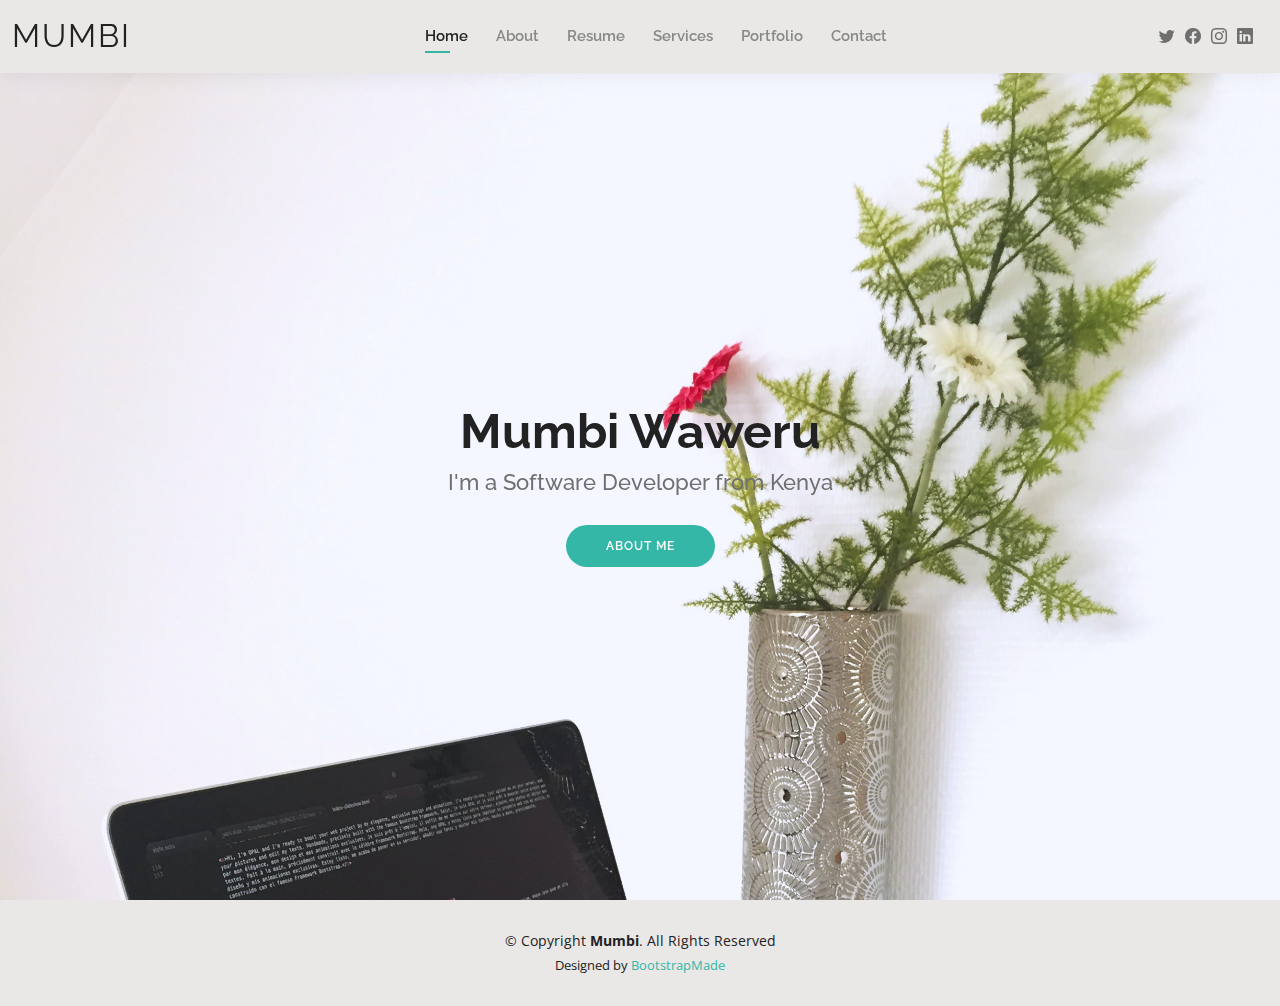
<file: index.html>
<!DOCTYPE html>
<html lang="en">

<head>
  <meta charset="utf-8">
  <meta content="width=device-width, initial-scale=1.0" name="viewport">

  <title>Mumbi Bootstrap Template - Index</title>
  <meta content="" name="description">
  <meta content="" name="keywords">

  <!-- Favicons -->
  <link href="assets/img/favicon.png" rel="icon">
  <link href="assets/img/apple-touch-icon.png" rel="apple-touch-icon">

  <!-- Google Fonts -->
  <link href="https://fonts.googleapis.com/css?family=Open+Sans:300,300i,400,400i,600,600i,700,700i|Raleway:300,300i,400,400i,500,500i,600,600i,700,700i|Poppins:300,300i,400,400i,500,500i,600,600i,700,700i" rel="stylesheet">

  <!-- Vendor CSS Files -->
  <link href="assets/vendor/aos/aos.css" rel="stylesheet">
  <link href="assets/vendor/bootstrap/css/bootstrap.min.css" rel="stylesheet">
  <link href="assets/vendor/bootstrap-icons/bootstrap-icons.css" rel="stylesheet">
  <link href="assets/vendor/boxicons/css/boxicons.min.css" rel="stylesheet">
  <link href="assets/vendor/glightbox/css/glightbox.min.css" rel="stylesheet">
  <link href="assets/vendor/swiper/swiper-bundle.min.css" rel="stylesheet">

  <!-- Template Main CSS File -->
  <link href="assets/css/style.css" rel="stylesheet">

  <!-- =======================================================
  * Template Name: Mumbi
  * Updated: May 30 2023 with Bootstrap v5.3.0
  * Template URL: https://bootstrapmade.com/mumbi-free-bootstrap-cv-resume-html-template/
  * Author: BootstrapMade.com
  * License: https://bootstrapmade.com/license/
  ======================================================== -->
</head>

<body>

  <!-- ======= Header ======= -->
  <header id="header" class="fixed-top">
    <div class="container-fluid d-flex justify-content-between align-items-center">

      <h1 class="logo me-auto me-lg-0"><a href="index.html">Mumbi</a></h1>
      <!-- Uncomment below if you prefer to use an image logo -->
      <!-- <a href="index.html" class="logo"><img src="assets/img/logo.png" alt="" class="img-fluid"></a>-->

      <nav id="navbar" class="navbar order-last order-lg-0">
        <ul>
          <li><a class="active" href="index.html">Home</a></li>
          <li><a href="about.html">About</a></li>
          <li><a href="resume.html">Resume</a></li>
          <li><a href="services.html">Services</a></li>
          <li><a href="portfolio.html">Portfolio</a></li>
          <li><a href="contact.html">Contact</a></li>
        </ul>
        <i class="bi bi-list mobile-nav-toggle"></i>
      </nav><!-- .navbar -->

      <div class="header-social-links">
        <a href="#" class="twitter"><i class="bi bi-twitter"></i></a>
        <a href="#" class="facebook"><i class="bi bi-facebook"></i></a>
        <a href="#" class="instagram"><i class="bi bi-instagram"></i></a>
        <a href="#" class="linkedin"><i class="bi bi-linkedin"></i></i></a>
      </div>

    </div>

  </header><!-- End Header -->

  <!-- ======= Hero Section ======= -->
  <section id="hero" class="d-flex align-items-center">
    <div class="container d-flex flex-column align-items-center" data-aos="zoom-in" data-aos-delay="100">
      <h1>Mumbi Waweru</h1>
      <h2>I'm a Software Developer from Kenya</h2>
      <a href="about.html" class="btn-about">About Me</a>
    </div>
  </section><!-- End Hero -->

  <!-- ======= Footer ======= -->
  <footer id="footer">
    <div class="container">
      <div class="copyright">
        &copy; Copyright <strong><span>Mumbi</span></strong>. All Rights Reserved
      </div>
      <div class="credits">
        <!-- All the links in the footer should remain intact. -->
        <!-- You can delete the links only if you purchased the pro version. -->
        <!-- Licensing information: https://bootstrapmade.com/license/ -->
        <!-- Purchase the pro version with working PHP/AJAX contact form: https://bootstrapmade.com/mumbi-free-bootstrap-cv-resume-html-template/ -->
        Designed by <a href="https://bootstrapmade.com/">BootstrapMade</a>
      </div>
    </div>
  </footer><!-- End  Footer -->

  <div id="preloader"></div>
  <a href="#" class="back-to-top d-flex align-items-center justify-content-center"><i class="bi bi-arrow-up-short"></i></a>

  <!-- Vendor JS Files -->
  <script src="assets/vendor/purecounter/purecounter_vanilla.js"></script>
  <script src="assets/vendor/aos/aos.js"></script>
  <script src="assets/vendor/bootstrap/js/bootstrap.bundle.min.js"></script>
  <script src="assets/vendor/glightbox/js/glightbox.min.js"></script>
  <script src="assets/vendor/isotope-layout/isotope.pkgd.min.js"></script>
  <script src="assets/vendor/swiper/swiper-bundle.min.js"></script>
  <script src="assets/vendor/waypoints/noframework.waypoints.js"></script>
  <script src="assets/vendor/php-email-form/validate.js"></script>

  <!-- Template Main JS File -->
  <script src="assets/js/main.js"></script>

</body>

</html>
</file>
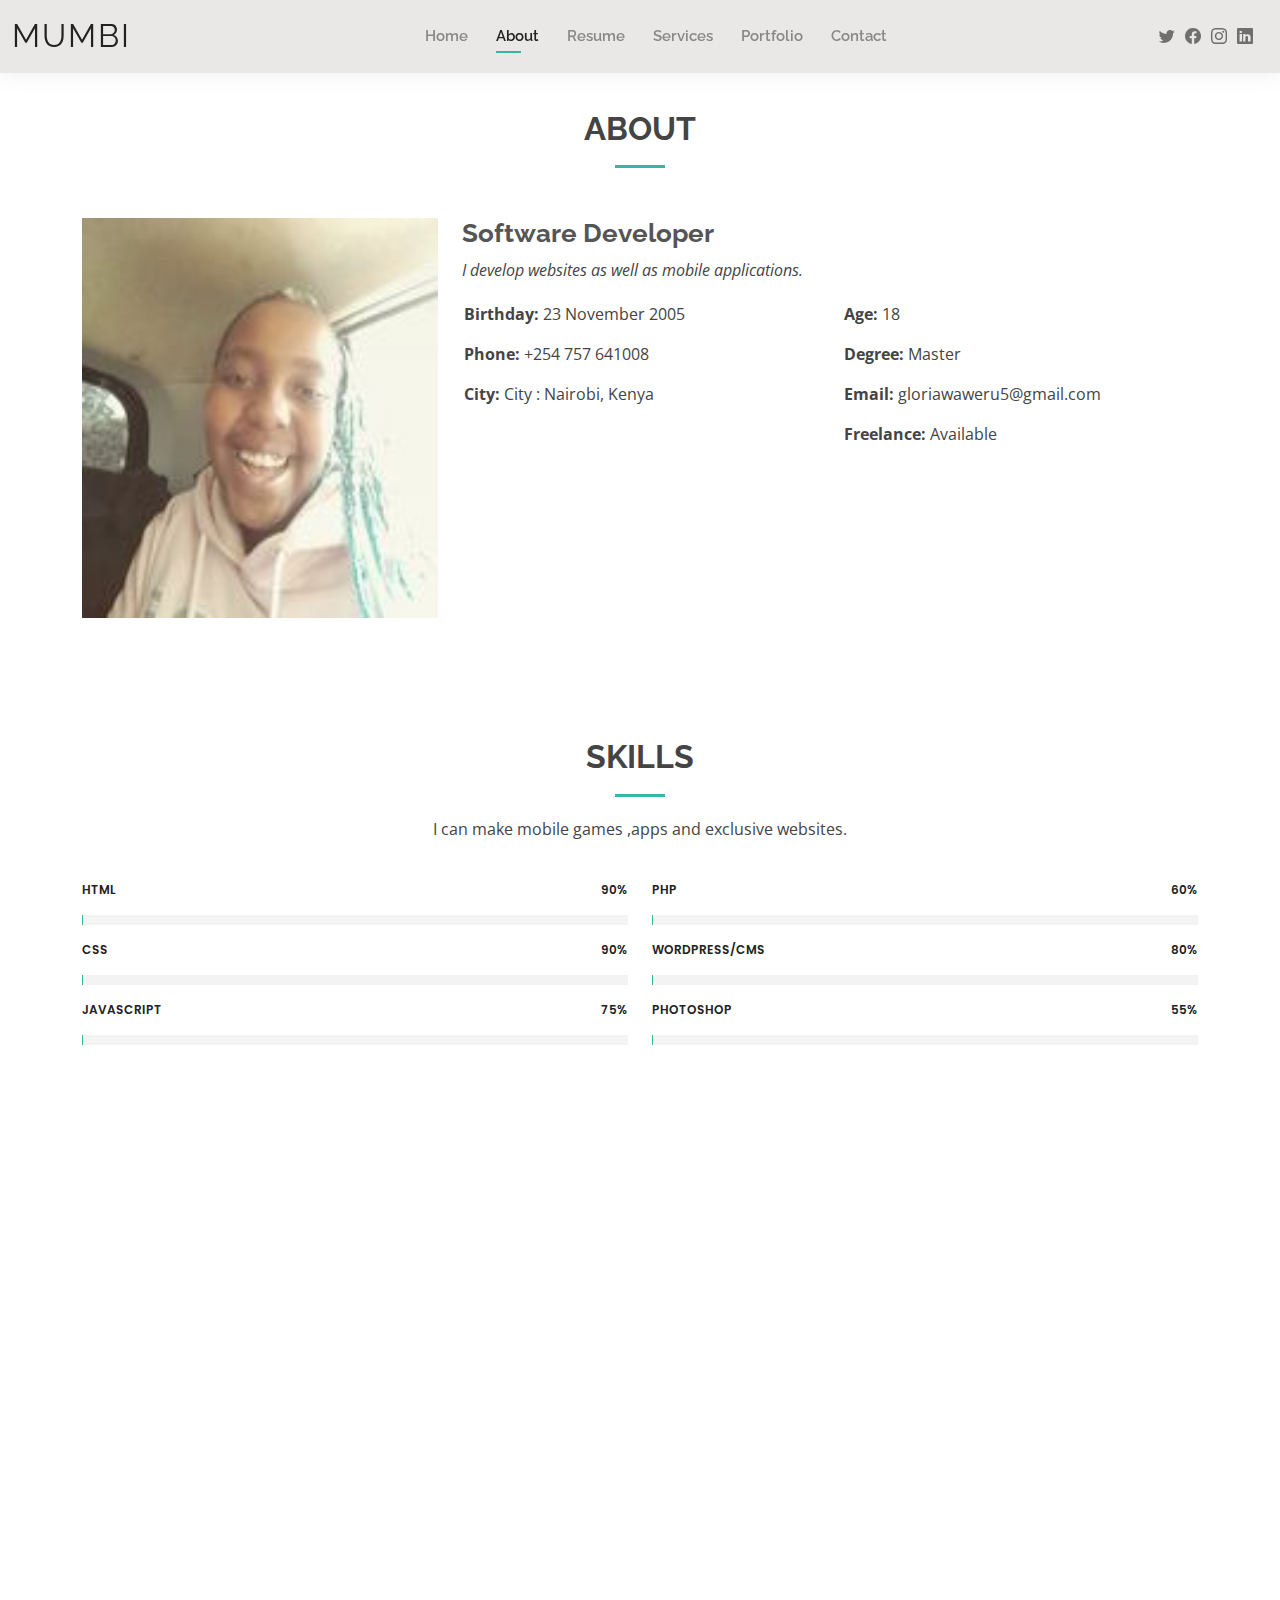
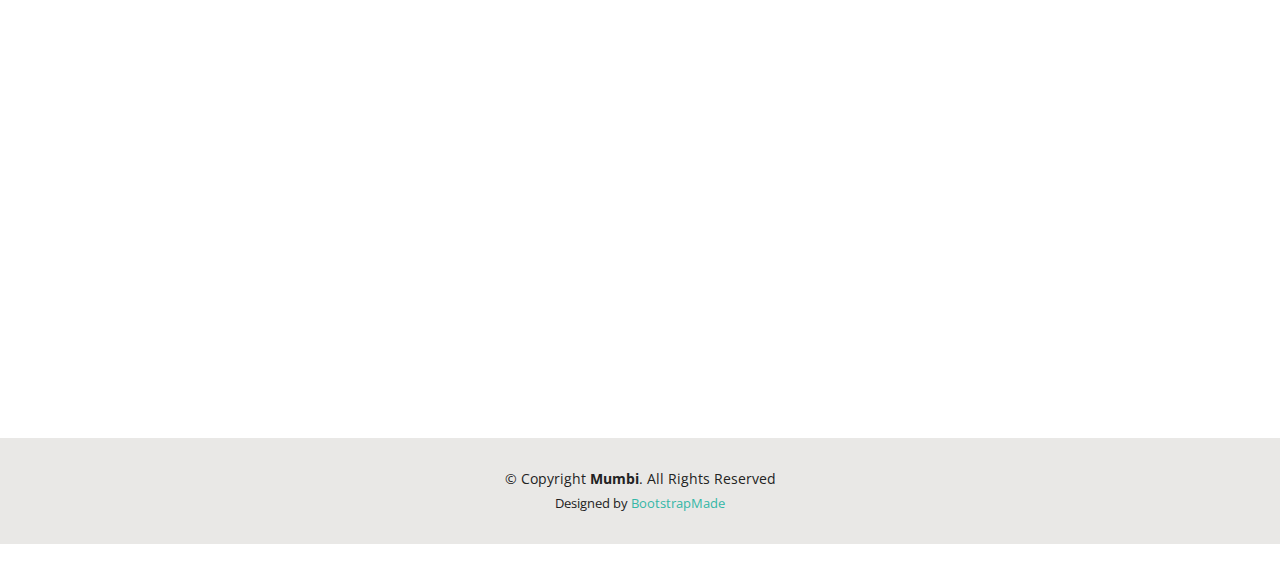
<file: about.html>
<!DOCTYPE html>
<html lang="en">

<head>
  <meta charset="utf-8">
  <meta content="width=device-width, initial-scale=1.0" name="viewport">

  <title>About - Mumbi Bootstrap Template</title>
  <meta content="" name="description">
  <meta content="" name="keywords">

  <!-- Favicons -->
  <link href="assets/img/favicon.png" rel="icon">
  <link href="assets/img/apple-touch-icon.png" rel="apple-touch-icon">

  <!-- Google Fonts -->
  <link href="https://fonts.googleapis.com/css?family=Open+Sans:300,300i,400,400i,600,600i,700,700i|Raleway:300,300i,400,400i,500,500i,600,600i,700,700i|Poppins:300,300i,400,400i,500,500i,600,600i,700,700i" rel="stylesheet">

  <!-- Vendor CSS Files -->
  <link href="assets/vendor/aos/aos.css" rel="stylesheet">
  <link href="assets/vendor/bootstrap/css/bootstrap.min.css" rel="stylesheet">
  <link href="assets/vendor/bootstrap-icons/bootstrap-icons.css" rel="stylesheet">
  <link href="assets/vendor/boxicons/css/boxicons.min.css" rel="stylesheet">
  <link href="assets/vendor/glightbox/css/glightbox.min.css" rel="stylesheet">
  <link href="assets/vendor/swiper/swiper-bundle.min.css" rel="stylesheet">

  <!-- Template Main CSS File -->
  <link href="assets/css/style.css" rel="stylesheet">

  <!-- =======================================================
  * Template Name: Mumbi
  * Updated: May 30 2023 with Bootstrap v5.3.0
  * Template URL: https://bootstrapmade.com/kelly-free-bootstrap-cv-resume-html-template/
  * Author: BootstrapMade.com
  * License: https://bootstrapmade.com/license/
  ======================================================== -->
</head>

<body>

  <!-- ======= Header ======= -->
  <header id="header" class="fixed-top">
    <div class="container-fluid d-flex justify-content-between align-items-center">

      <h1 class="logo me-auto me-lg-0"><a href="index.html">Mumbi</a></h1>
      <!-- Uncomment below if you prefer to use an image logo -->
      <!-- <a href="index.html" class="logo"><img src="assets/img/logo.png" alt="" class="img-fluid"></a>-->

      <nav id="navbar" class="navbar order-last order-lg-0">
        <ul>
          <li><a href="index.html">Home</a></li>
          <li><a class="active" href="about.html">About</a></li>
          <li><a href="resume.html">Resume</a></li>
          <li><a href="services.html">Services</a></li>
          <li><a href="portfolio.html">Portfolio</a></li>
          <li><a href="contact.html">Contact</a></li>
        </ul>
        <i class="bi bi-list mobile-nav-toggle"></i>
      </nav><!-- .navbar -->

      <div class="header-social-links">
        <a href="#" class="twitter"><i class="bi bi-twitter"></i></a>
        <a href="#" class="facebook"><i class="bi bi-facebook"></i></a>
        <a href="#" class="instagram"><i class="bi bi-instagram"></i></a>
        <a href="#" class="linkedin"><i class="bi bi-linkedin"></i></i></a>
      </div>

    </div>

  </header><!-- End Header -->

  <main id="main">

    <!-- ======= About Section ======= -->
    <section id="about" class="about">
      <div class="container" data-aos="fade-up">

        <div class="section-title">
          <h2>About</h2>
        </div>

        <div class="row">
          <div class="col-lg-4">
            <img src="assets/img/profile.jpg" class="img-fluid" alt="" style="width: 400px; height: 400px;">
          </div>
          <div class="col-lg-8 pt-4 pt-lg-0 content">
            <h3>Software Developer</h3>
            <p class="fst-italic">
             I develop websites as well as mobile applications.
            </p>
            <div class="row">
              <div class="col-lg-6">
                <ul>
                  <li><i class="bi bi-rounded-right"></i> <strong>Birthday:</strong> 23 November 2005</li>
                  <li><i class="bi bi-rounded-right"></i> <strong>Phone:</strong> +254 757 641008</li>
                  <li><i class="bi bi-rounded-right"></i> <strong>City:</strong> City : Nairobi, Kenya</li>
                </ul>
              </div>
              <div class="col-lg-6">
                <ul>
                  <li><i class="bi bi-rounded-right"></i> <strong>Age:</strong> 18</li>
                  <li><i class="bi bi-rounded-right"></i> <strong>Degree:</strong> Master</li>
                  <li><i class="bi bi-rounded-right"></i> <strong>Email:</strong> gloriawaweru5@gmail.com</li>
                  <li><i class="bi bi-rounded-right"></i> <strong>Freelance:</strong> Available</li>
                </ul>
              </div>
            </div>
          </div>
        </div>

      </div>
    </section><!-- End About Section -->

    <!-- ======= Skills Section ======= -->
    <section id="skills" class="skills">
      <div class="container" data-aos="fade-up">

        <div class="section-title">
          <h2>Skills</h2>
          <p>I can make mobile games ,apps and exclusive websites. </p>
        </div>

        <div class="row skills-content">

          <div class="col-lg-6">

            <div class="progress">
              <span class="skill">HTML <i class="val">90%</i></span>
              <div class="progress-bar-wrap">
                <div class="progress-bar" role="progressbar" aria-valuenow="90" aria-valuemin="0" aria-valuemax="100"></div>
              </div>
            </div>

            <div class="progress">
              <span class="skill">CSS <i class="val">90%</i></span>
              <div class="progress-bar-wrap">
                <div class="progress-bar" role="progressbar" aria-valuenow="90" aria-valuemin="0" aria-valuemax="100"></div>
              </div>
            </div>

            <div class="progress">
              <span class="skill">JavaScript <i class="val">75%</i></span>
              <div class="progress-bar-wrap">
                <div class="progress-bar" role="progressbar" aria-valuenow="75" aria-valuemin="0" aria-valuemax="100"></div>
              </div>
            </div>

          </div>

          <div class="col-lg-6">

            <div class="progress">
              <span class="skill">PHP <i class="val">60%</i></span>
              <div class="progress-bar-wrap">
                <div class="progress-bar" role="progressbar" aria-valuenow="60" aria-valuemin="0" aria-valuemax="100"></div>
              </div>
            </div>

            <div class="progress">
              <span class="skill">WordPress/CMS <i class="val">80%</i></span>
              <div class="progress-bar-wrap">
                <div class="progress-bar" role="progressbar" aria-valuenow="80" aria-valuemin="0" aria-valuemax="100"></div>
              </div>
            </div>

            <div class="progress">
              <span class="skill">Photoshop <i class="val">55%</i></span>
              <div class="progress-bar-wrap">
                <div class="progress-bar" role="progressbar" aria-valuenow="55" aria-valuemin="0" aria-valuemax="100"></div>
              </div>
            </div>

          </div>

        </div>

      </div>
    </section><!-- End Skills Section -->

    <!-- ======= Facts Section ======= -->
    <section id="facts" class="facts">
      <div class="container" data-aos="fade-up">

        <div class="section-title">
          <h2>Facts</h2>
          <p>I'm focused and do my best to maintain a professional relationship with my client{s}.
             Also, very dedicated and passionate about what I do.
             I will work with the timelines allocated and provide the full experience.</p>
        </div>

        <div class="row counters">

          <div class="col-lg-3 col-6 text-center">
            <span data-purecounter-start="0" data-purecounter-end="0" data-purecounter-duration="1" class="purecounter"></span>
            <p>Clients</p>
          </div>

          <div class="col-lg-3 col-6 text-center">
            <span data-purecounter-start="0" data-purecounter-end="4" data-purecounter-duration="1" class="purecounter"></span>
            <p>Projects</p>
          </div>

          <div class="col-lg-3 col-6 text-center">
            <span data-purecounter-start="0" data-purecounter-end="70" data-purecounter-duration="1" class="purecounter"></span>
            <p>Hours Of Support</p>
          </div>

          <div class="col-lg-3 col-6 text-center">
            <span data-purecounter-start="0" data-purecounter-end="2" data-purecounter-duration="1" class="purecounter"></span>
            <p>Hard Workers</p>
          </div>

        </div>

      </div>
    </section><!-- End Facts Section -->

    <!-- ======= Testimonials Section ======= -->
    <section id="testimonials" class="testimonials">
      <div class="container" data-aos="fade-up">

        <div class="section-title">
          <h2>Testimonials</h2>
        </div>

        <div class="testimonials-slider swiper" data-aos="fade-up" data-aos-delay="100">
          <div class="swiper-wrapper">

            <div class="swiper-slide">
              <div class="testimonial-item">
                <img src="assets/img/testimonials/testimonials-1.jpg" class="testimonial-img" alt="">
                <h3>Ted </h3>
                <h4>Developer</h4>
                <p>
                  <i class="bx bxs-quote-alt-left quote-icon-left"></i>
                  <i class="bx bxs-quote-alt-right quote-icon-right"></i>
                </p>
              </div>
            </div><!-- End testimonial item -->

            <div class="swiper-slide">
              <div class="testimonial-item">
                <img src="assets/img/testimonials/testimonials-2.jpg" class="testimonial-img" alt="">
                <h3>John</h3>
                <h4>Marketer</h4>
                <p>
                  <i class="bx bxs-quote-alt-left quote-icon-left"></i>
                  Export tempor illum tamen malis malis eram quae irure esse labore quem cillum quid cillum eram malis quorum velit fore eram velit sunt aliqua noster fugiat irure amet legam anim culpa.
                  <i class="bx bxs-quote-alt-right quote-icon-right"></i>
                </p>
              </div>
            </div><!-- End testimonial item -->

            <div class="swiper-slide">
              <div class="testimonial-item">
                <img src="assets/img/testimonials/testimonials-3.jpg" class="testimonial-img" alt="">
                <h3>Jena Karlis</h3>
                <h4>Store Owner</h4>
                <p>
                  <i class="bx bxs-quote-alt-left quote-icon-left"></i>
                  Enim nisi quem export duis labore cillum quae magna enim sint quorum nulla quem veniam duis minim tempor labore quem eram duis noster aute amet eram fore quis sint minim.
                  <i class="bx bxs-quote-alt-right quote-icon-right"></i>
                </p>
              </div>
            </div><!-- End testimonial item -->

            <div class="swiper-slide">
              <div class="testimonial-item">
                <img src="assets/img/testimonials/testimonials-4.jpg" class="testimonial-img" alt="">
                <h3>Matt Brandon</h3>
                <h4>Freelancer</h4>
                <p>
                  <i class="bx bxs-quote-alt-left quote-icon-left"></i>
                  Fugiat enim eram quae cillum dolore dolor amet nulla culpa multos export minim fugiat minim velit minim dolor enim duis veniam ipsum anim magna sunt elit fore quem dolore labore illum veniam.
                  <i class="bx bxs-quote-alt-right quote-icon-right"></i>
                </p>
              </div>
            </div><!-- End testimonial item -->

            <div class="swiper-slide">
              <div class="testimonial-item">
                <img src="assets/img/testimonials/testimonials-5.jpg" class="testimonial-img" alt="">
                <h3>John Larson</h3>
                <h4>Entrepreneur</h4>
                <p>
                  <i class="bx bxs-quote-alt-left quote-icon-left"></i>
                  Quis quorum aliqua sint quem legam fore sunt eram irure aliqua veniam tempor noster veniam enim culpa labore duis sunt culpa nulla illum cillum fugiat legam esse veniam culpa fore nisi cillum quid.
                  <i class="bx bxs-quote-alt-right quote-icon-right"></i>
                </p>
              </div>
            </div><!-- End testimonial item -->

          </div>
          <div class="swiper-pagination"></div>
        </div>

      </div>
    </section><!-- End Testimonials Section -->

  </main><!-- End #main -->

  <!-- ======= Footer ======= -->
  <footer id="footer">
    <div class="container">
      <div class="copyright">
        &copy; Copyright <strong><span>Mumbi</span></strong>. All Rights Reserved
      </div>
      <div class="credits">
        <!-- All the links in the footer should remain intact. -->
        <!-- You can delete the links only if you purchased the pro version. -->
        <!-- Licensing information: https://bootstrapmade.com/license/ -->
        <!-- Purchase the pro version with working PHP/AJAX contact form: https://bootstrapmade.com/kelly-free-bootstrap-cv-resume-html-template/ -->
        Designed by <a href="https://bootstrapmade.com/">BootstrapMade</a>
      </div>
    </div>
  </footer><!-- End  Footer -->

  <div id="preloader"></div>
  <a href="#" class="back-to-top d-flex align-items-center justify-content-center"><i class="bi bi-arrow-up-short"></i></a>

  <!-- Vendor JS Files -->
  <script src="assets/vendor/purecounter/purecounter_vanilla.js"></script>
  <script src="assets/vendor/aos/aos.js"></script>
  <script src="assets/vendor/bootstrap/js/bootstrap.bundle.min.js"></script>
  <script src="assets/vendor/glightbox/js/glightbox.min.js"></script>
  <script src="assets/vendor/isotope-layout/isotope.pkgd.min.js"></script>
  <script src="assets/vendor/swiper/swiper-bundle.min.js"></script>
  <script src="assets/vendor/waypoints/noframework.waypoints.js"></script>
  <script src="assets/vendor/php-email-form/validate.js"></script>

  <!-- Template Main JS File -->
  <script src="assets/js/main.js"></script>

</body>

</html>
</file>
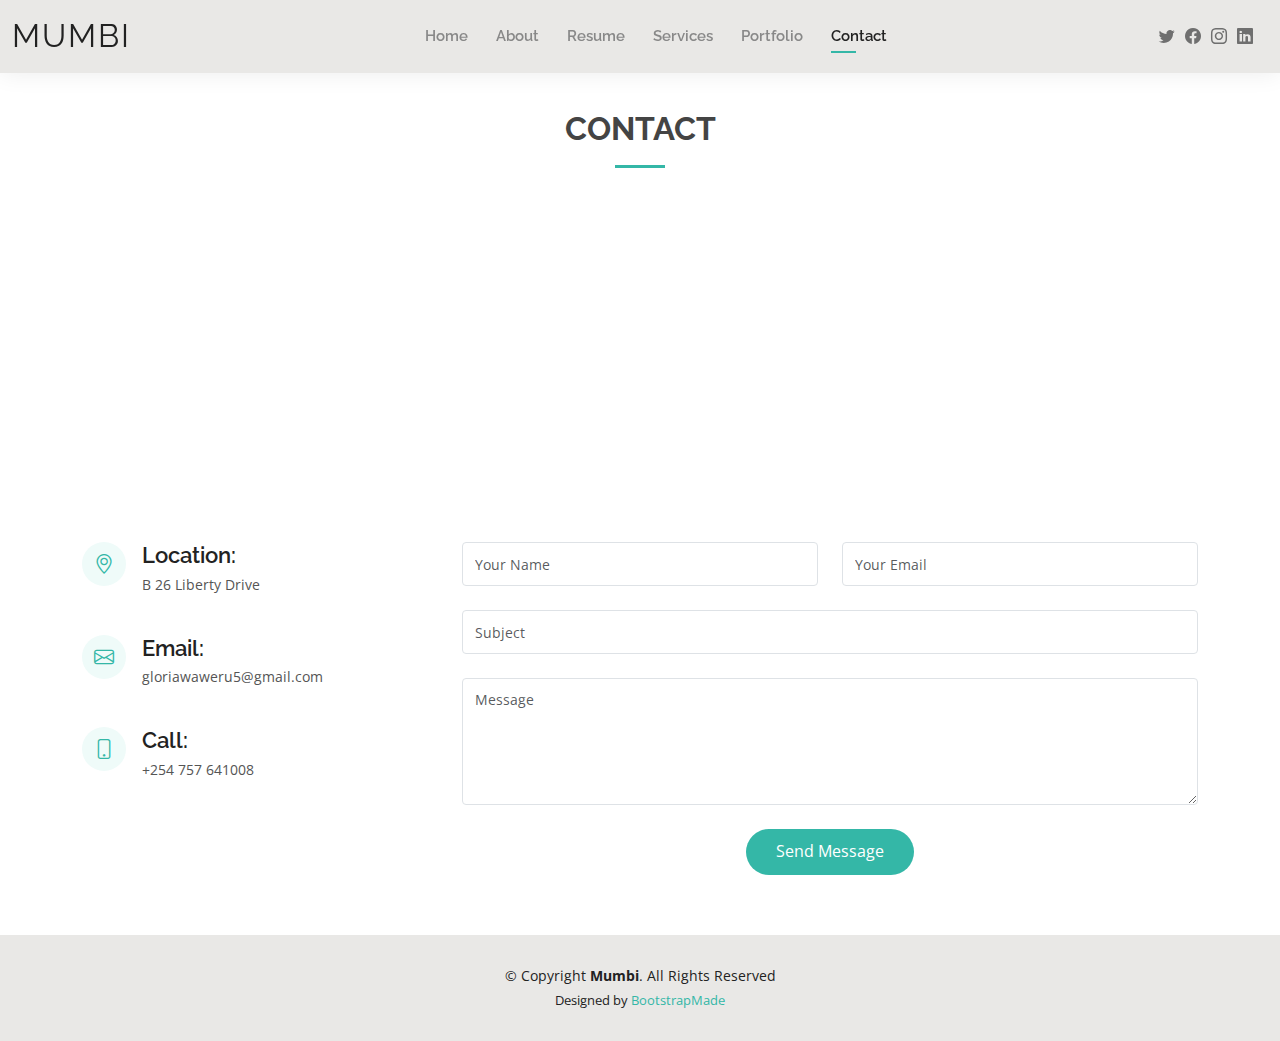
<file: contact.html>
<!DOCTYPE html>
<html lang="en">

<head>
  <meta charset="utf-8">
  <meta content="width=device-width, initial-scale=1.0" name="viewport">

  <title>Contact - Mumbi Bootstrap Template</title>
  <meta content="" name="description">
  <meta content="" name="keywords">

  <!-- Favicons -->
  <link href="assets/img/favicon.png" rel="icon">
  <link href="assets/img/apple-touch-icon.png" rel="apple-touch-icon">

  <!-- Google Fonts -->
  <link href="https://fonts.googleapis.com/css?family=Open+Sans:300,300i,400,400i,600,600i,700,700i|Raleway:300,300i,400,400i,500,500i,600,600i,700,700i|Poppins:300,300i,400,400i,500,500i,600,600i,700,700i" rel="stylesheet">

  <!-- Vendor CSS Files -->
  <link href="assets/vendor/aos/aos.css" rel="stylesheet">
  <link href="assets/vendor/bootstrap/css/bootstrap.min.css" rel="stylesheet">
  <link href="assets/vendor/bootstrap-icons/bootstrap-icons.css" rel="stylesheet">
  <link href="assets/vendor/boxicons/css/boxicons.min.css" rel="stylesheet">
  <link href="assets/vendor/glightbox/css/glightbox.min.css" rel="stylesheet">
  <link href="assets/vendor/swiper/swiper-bundle.min.css" rel="stylesheet">

  <!-- Template Main CSS File -->
  <link href="assets/css/style.css" rel="stylesheet">

  <!-- =======================================================
  * Template Name: Mumbi
  * Updated: May 30 2023 with Bootstrap v5.3.0
  * Template URL: https://bootstrapmade.com/mumbi-free-bootstrap-cv-resume-html-template/
  * Author: BootstrapMade.com
  * License: https://bootstrapmade.com/license/
  ======================================================== -->
</head>

<body>

  <!-- ======= Header ======= -->
  <header id="header" class="fixed-top">
    <div class="container-fluid d-flex justify-content-between align-items-center">

      <h1 class="logo me-auto me-lg-0"><a href="index.html">Mumbi</a></h1>
      <!-- Uncomment below if you prefer to use an image logo -->
      <!-- <a href="index.html" class="logo"><img src="assets/img/logo.png" alt="" class="img-fluid"></a>-->

      <nav id="navbar" class="navbar order-last order-lg-0">
        <ul>
          <li><a href="index.html">Home</a></li>
          <li><a href="about.html">About</a></li>
          <li><a href="resume.html">Resume</a></li>
          <li><a href="services.html">Services</a></li>
          <li><a href="portfolio.html">Portfolio</a></li>
          <li><a class="active" href="contact.html">Contact</a></li>
        </ul>
        <i class="bi bi-list mobile-nav-toggle"></i>
      </nav><!-- .navbar -->

      <div class="header-social-links">
        <a href="#" class="twitter"><i class="bi bi-twitter"></i></a>
        <a href="#" class="facebook"><i class="bi bi-facebook"></i></a>
        <a href="#" class="instagram"><i class="bi bi-instagram"></i></a>
        <a href="#" class="linkedin"><i class="bi bi-linkedin"></i></i></a>
      </div>

    </div>

  </header><!-- End Header -->

  <main id="main">

    <!-- ======= Contact Section ======= -->
    <section id="contact" class="contact">
      <div class="container" data-aos="fade-up">

        <div class="section-title">
          <h2>Contact</h2>
        </div>

        <div>
          <iframe style="border:0; width: 100%; height: 270px;" src="https://www.google.com/maps/embed?pb=!1m14!1m8!1m3!1d12097.433213460943!2d-74.0062269!3d40.7101282!3m2!1i1024!2i768!4f13.1!3m3!1m2!1s0x0%3A0xb89d1fe6bc499443!2sDowntown+Conference+Center!5e0!3m2!1smk!2sbg!4v1539943755621" frameborder="0" allowfullscreen></iframe>
        </div>

        <div class="row mt-5">

          <div class="col-lg-4">
            <div class="info">
              <div class="address">
                <i class="bi bi-geo-alt"></i>
                <h4>Location:</h4>
                <p>B 26 Liberty Drive</p>
              </div>

              <div class="email">
                <i class="bi bi-envelope"></i>
                <h4>Email:</h4>
                <p>gloriawaweru5@gmail.com</p>
              </div>

              <div class="phone">
                <i class="bi bi-phone"></i>
                <h4>Call:</h4>
                <p>+254 757 641008</p>
              </div>

            </div>

          </div>

          <div class="col-lg-8 mt-5 mt-lg-0">

            <form action="forms/contact.php" method="post" role="form" class="php-email-form">
              <div class="row">
                <div class="col-md-6 form-group">
                  <input type="text" name="name" class="form-control" id="name" placeholder="Your Name" required>
                </div>
                <div class="col-md-6 form-group mt-3 mt-md-0">
                  <input type="email" class="form-control" name="email" id="email" placeholder="Your Email" required>
                </div>
              </div>
              <div class="form-group mt-3">
                <input type="text" class="form-control" name="subject" id="subject" placeholder="Subject" required>
              </div>
              <div class="form-group mt-3">
                <textarea class="form-control" name="message" rows="5" placeholder="Message" required></textarea>
              </div>
              <div class="my-3">
                <div class="loading">Loading</div>
                <div class="error-message"></div>
                <div class="sent-message">Your message has been sent. Thank you!</div>
              </div>
              <div class="text-center"><button type="submit">Send Message</button></div>
            </form>

          </div>

        </div>

      </div>
    </section><!-- End Contact Section -->

  </main><!-- End #main -->

  <!-- ======= Footer ======= -->
  <footer id="footer">
    <div class="container">
      <div class="copyright">
        &copy; Copyright <strong><span>Mumbi</span></strong>. All Rights Reserved
      </div>
      <div class="credits">
        <!-- All the links in the footer should remain intact. -->
        <!-- You can delete the links only if you purchased the pro version. -->
        <!-- Licensing information: https://bootstrapmade.com/license/ -->
        <!-- Purchase the pro version with working PHP/AJAX contact form: https://bootstrapmade.com/mumbi-free-bootstrap-cv-resume-html-template/ -->
        Designed by <a href="https://bootstrapmade.com/">BootstrapMade</a>
      </div>
    </div>
  </footer><!-- End  Footer -->

  <div id="preloader"></div>
  <a href="#" class="back-to-top d-flex align-items-center justify-content-center"><i class="bi bi-arrow-up-short"></i></a>

  <!-- Vendor JS Files -->
  <script src="assets/vendor/purecounter/purecounter_vanilla.js"></script>
  <script src="assets/vendor/aos/aos.js"></script>
  <script src="assets/vendor/bootstrap/js/bootstrap.bundle.min.js"></script>
  <script src="assets/vendor/glightbox/js/glightbox.min.js"></script>
  <script src="assets/vendor/isotope-layout/isotope.pkgd.min.js"></script>
  <script src="assets/vendor/swiper/swiper-bundle.min.js"></script>
  <script src="assets/vendor/waypoints/noframework.waypoints.js"></script>
  <script src="assets/vendor/php-email-form/validate.js"></script>

  <!-- Template Main JS File -->
  <script src="assets/js/main.js"></script>

</body>

</html>
</file>
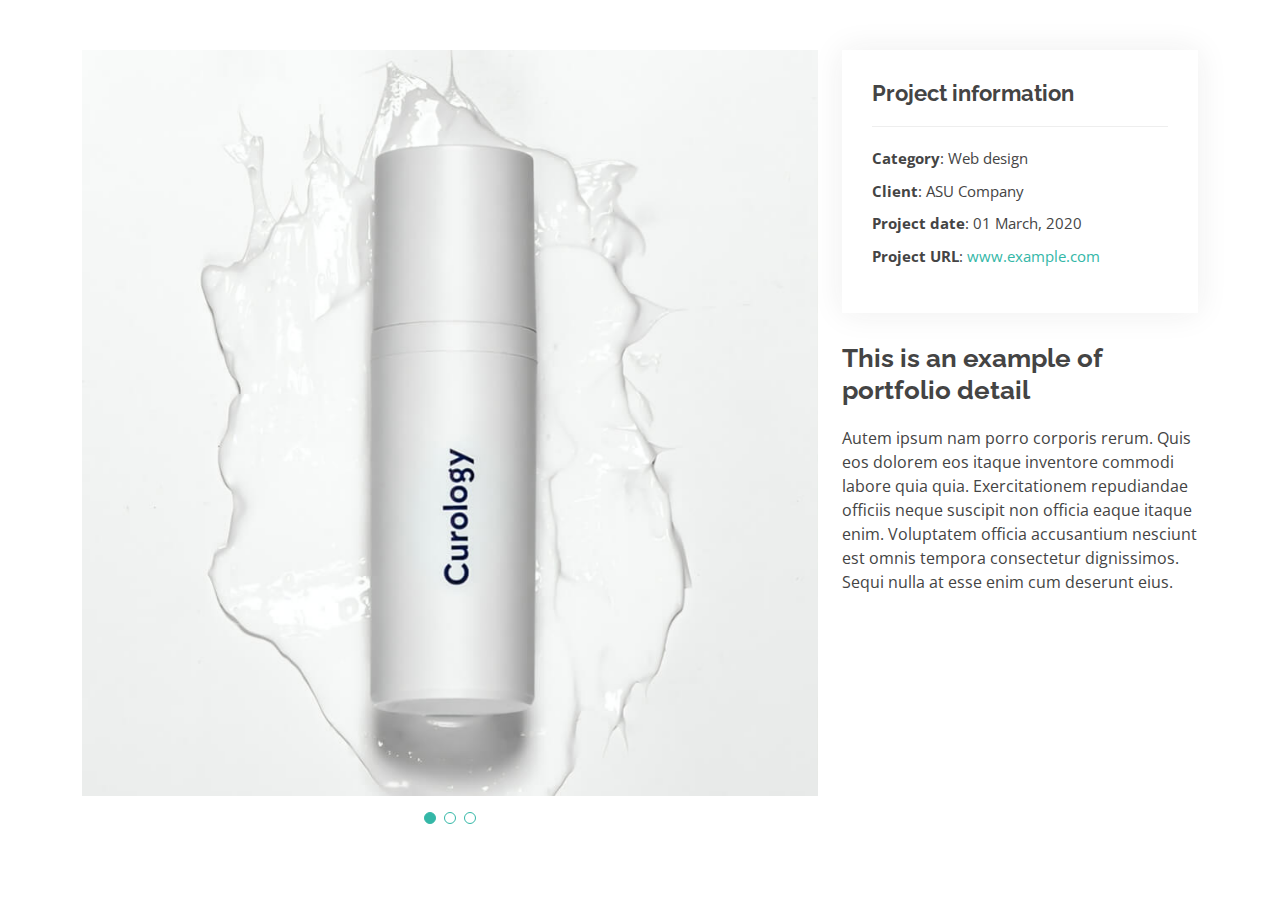
<file: portfolio-details.html>
<!DOCTYPE html>
<html lang="en">

<head>
  <meta charset="utf-8">
  <meta content="width=device-width, initial-scale=1.0" name="viewport">

  <title>Portfolio Details - Kelly Bootstrap Template</title>
  <meta content="" name="description">
  <meta content="" name="keywords">

  <!-- Favicons -->
  <link href="assets/img/favicon.png" rel="icon">
  <link href="assets/img/apple-touch-icon.png" rel="apple-touch-icon">

  <!-- Google Fonts -->
  <link href="https://fonts.googleapis.com/css?family=Open+Sans:300,300i,400,400i,600,600i,700,700i|Raleway:300,300i,400,400i,500,500i,600,600i,700,700i|Poppins:300,300i,400,400i,500,500i,600,600i,700,700i" rel="stylesheet">

  <!-- Vendor CSS Files -->
  <link href="assets/vendor/aos/aos.css" rel="stylesheet">
  <link href="assets/vendor/bootstrap/css/bootstrap.min.css" rel="stylesheet">
  <link href="assets/vendor/bootstrap-icons/bootstrap-icons.css" rel="stylesheet">
  <link href="assets/vendor/boxicons/css/boxicons.min.css" rel="stylesheet">
  <link href="assets/vendor/glightbox/css/glightbox.min.css" rel="stylesheet">
  <link href="assets/vendor/swiper/swiper-bundle.min.css" rel="stylesheet">

  <!-- Template Main CSS File -->
  <link href="assets/css/style.css" rel="stylesheet">

  <!-- =======================================================
  * Template Name: Kelly
  * Updated: May 30 2023 with Bootstrap v5.3.0
  * Template URL: https://bootstrapmade.com/kelly-free-bootstrap-cv-resume-html-template/
  * Author: BootstrapMade.com
  * License: https://bootstrapmade.com/license/
  ======================================================== -->
</head>

<body>

  <main id="main">

    <!-- ======= Portfolio Details Section ======= -->
    <section id="portfolio-details" class="portfolio-details">
      <div class="container">

        <div class="row gy-4">

          <div class="col-lg-8">
            <div class="portfolio-details-slider swiper">
              <div class="swiper-wrapper align-items-center">

                <div class="swiper-slide">
                  <img src="assets/img/portfolio/portfolio-1.jpg" alt="">
                </div>

                <div class="swiper-slide">
                  <img src="assets/img/portfolio/portfolio-2.jpg" alt="">
                </div>

                <div class="swiper-slide">
                  <img src="assets/img/portfolio/portfolio-3.jpg" alt="">
                </div>

              </div>
              <div class="swiper-pagination"></div>
            </div>
          </div>

          <div class="col-lg-4">
            <div class="portfolio-info">
              <h3>Project information</h3>
              <ul>
                <li><strong>Category</strong>: Web design</li>
                <li><strong>Client</strong>: ASU Company</li>
                <li><strong>Project date</strong>: 01 March, 2020</li>
                <li><strong>Project URL</strong>: <a href="#">www.example.com</a></li>
              </ul>
            </div>
            <div class="portfolio-description">
              <h2>This is an example of portfolio detail</h2>
              <p>
                Autem ipsum nam porro corporis rerum. Quis eos dolorem eos itaque inventore commodi labore quia quia. Exercitationem repudiandae officiis neque suscipit non officia eaque itaque enim. Voluptatem officia accusantium nesciunt est omnis tempora consectetur dignissimos. Sequi nulla at esse enim cum deserunt eius.
              </p>
            </div>
          </div>

        </div>

      </div>
    </section><!-- End Portfolio Details Section -->

  </main><!-- End #main -->

  <div id="preloader"></div>
  <a href="#" class="back-to-top d-flex align-items-center justify-content-center"><i class="bi bi-arrow-up-short"></i></a>

  <!-- Vendor JS Files -->
  <script src="assets/vendor/purecounter/purecounter_vanilla.js"></script>
  <script src="assets/vendor/aos/aos.js"></script>
  <script src="assets/vendor/bootstrap/js/bootstrap.bundle.min.js"></script>
  <script src="assets/vendor/glightbox/js/glightbox.min.js"></script>
  <script src="assets/vendor/isotope-layout/isotope.pkgd.min.js"></script>
  <script src="assets/vendor/swiper/swiper-bundle.min.js"></script>
  <script src="assets/vendor/waypoints/noframework.waypoints.js"></script>
  <script src="assets/vendor/php-email-form/validate.js"></script>

  <!-- Template Main JS File -->
  <script src="assets/js/main.js"></script>

</body>

</html>
</file>
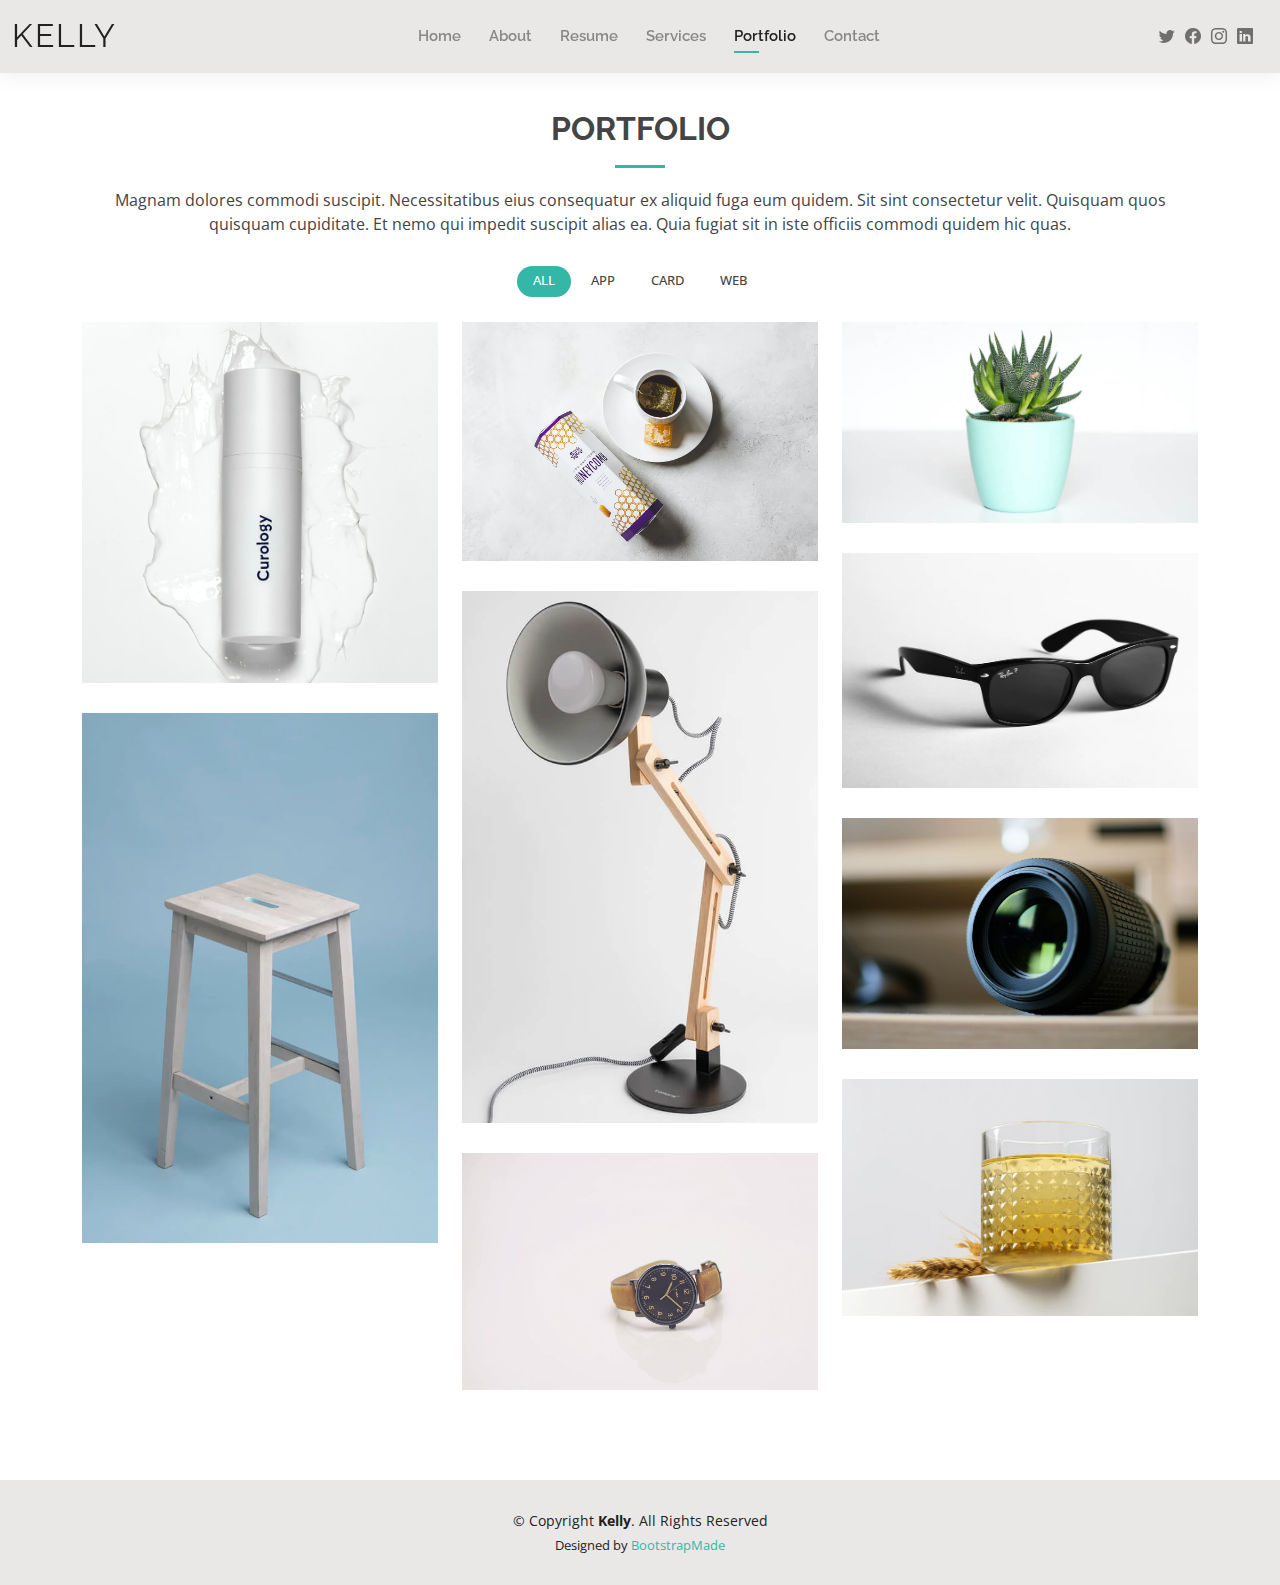
<file: portfolio.html>
<!DOCTYPE html>
<html lang="en">

<head>
  <meta charset="utf-8">
  <meta content="width=device-width, initial-scale=1.0" name="viewport">

  <title>Portfolio - Kelly Bootstrap Template</title>
  <meta content="" name="description">
  <meta content="" name="keywords">

  <!-- Favicons -->
  <link href="assets/img/favicon.png" rel="icon">
  <link href="assets/img/apple-touch-icon.png" rel="apple-touch-icon">

  <!-- Google Fonts -->
  <link href="https://fonts.googleapis.com/css?family=Open+Sans:300,300i,400,400i,600,600i,700,700i|Raleway:300,300i,400,400i,500,500i,600,600i,700,700i|Poppins:300,300i,400,400i,500,500i,600,600i,700,700i" rel="stylesheet">

  <!-- Vendor CSS Files -->
  <link href="assets/vendor/aos/aos.css" rel="stylesheet">
  <link href="assets/vendor/bootstrap/css/bootstrap.min.css" rel="stylesheet">
  <link href="assets/vendor/bootstrap-icons/bootstrap-icons.css" rel="stylesheet">
  <link href="assets/vendor/boxicons/css/boxicons.min.css" rel="stylesheet">
  <link href="assets/vendor/glightbox/css/glightbox.min.css" rel="stylesheet">
  <link href="assets/vendor/swiper/swiper-bundle.min.css" rel="stylesheet">

  <!-- Template Main CSS File -->
  <link href="assets/css/style.css" rel="stylesheet">

  <!-- =======================================================
  * Template Name: Kelly
  * Updated: May 30 2023 with Bootstrap v5.3.0
  * Template URL: https://bootstrapmade.com/kelly-free-bootstrap-cv-resume-html-template/
  * Author: BootstrapMade.com
  * License: https://bootstrapmade.com/license/
  ======================================================== -->
</head>

<body>

  <!-- ======= Header ======= -->
  <header id="header" class="fixed-top">
    <div class="container-fluid d-flex justify-content-between align-items-center">

      <h1 class="logo me-auto me-lg-0"><a href="index.html">Kelly</a></h1>
      <!-- Uncomment below if you prefer to use an image logo -->
      <!-- <a href="index.html" class="logo"><img src="assets/img/logo.png" alt="" class="img-fluid"></a>-->

      <nav id="navbar" class="navbar order-last order-lg-0">
        <ul>
          <li><a href="index.html">Home</a></li>
          <li><a href="about.html">About</a></li>
          <li><a href="resume.html">Resume</a></li>
          <li><a href="services.html">Services</a></li>
          <li><a class="active" href="portfolio.html">Portfolio</a></li>
          <li><a href="contact.html">Contact</a></li>
        </ul>
        <i class="bi bi-list mobile-nav-toggle"></i>
      </nav><!-- .navbar -->

      <div class="header-social-links">
        <a href="#" class="twitter"><i class="bi bi-twitter"></i></a>
        <a href="#" class="facebook"><i class="bi bi-facebook"></i></a>
        <a href="#" class="instagram"><i class="bi bi-instagram"></i></a>
        <a href="#" class="linkedin"><i class="bi bi-linkedin"></i></i></a>
      </div>

    </div>

  </header><!-- End Header -->

  <main id="main">

    <!-- ======= Portfolio Section ======= -->
    <section id="portfolio" class="portfolio">
      <div class="container" data-aos="fade-up">

        <div class="section-title">
          <h2>Portfolio</h2>
          <p>Magnam dolores commodi suscipit. Necessitatibus eius consequatur ex aliquid fuga eum quidem. Sit sint consectetur velit. Quisquam quos quisquam cupiditate. Et nemo qui impedit suscipit alias ea. Quia fugiat sit in iste officiis commodi quidem hic quas.</p>
        </div>

        <div class="row" data-aos="fade-up" data-aos-delay="100">
          <div class="col-lg-12 d-flex justify-content-center">
            <ul id="portfolio-flters">
              <li data-filter="*" class="filter-active">All</li>
              <li data-filter=".filter-app">App</li>
              <li data-filter=".filter-card">Card</li>
              <li data-filter=".filter-web">Web</li>
            </ul>
          </div>
        </div>

        <div class="row portfolio-container" data-aos="fade-up" data-aos-delay="200">

          <div class="col-lg-4 col-md-6 portfolio-item filter-app">
            <div class="portfolio-wrap">
              <img src="assets/img/portfolio/portfolio-1.jpg" class="img-fluid" alt="">
              <div class="portfolio-info">
                <h4>App 1</h4>
                <p>App</p>
                <div class="portfolio-links">
                  <a href="assets/img/portfolio/portfolio-1.jpg" data-gallery="portfolioGallery" class="portfolio-lightbox" title="App 1"><i class="bx bx-plus"></i></a>
                  <a href="portfolio-details.html" class="portfolio-details-lightbox" data-glightbox="type: external" title="Portfolio Details"><i class="bx bx-link"></i></a>
                </div>
              </div>
            </div>
          </div>

          <div class="col-lg-4 col-md-6 portfolio-item filter-web">
            <div class="portfolio-wrap">
              <img src="assets/img/portfolio/portfolio-2.jpg" class="img-fluid" alt="">
              <div class="portfolio-info">
                <h4>Web 3</h4>
                <p>Web</p>
                <div class="portfolio-links">
                  <a href="assets/img/portfolio/portfolio-2.jpg" data-gallery="portfolioGallery" class="portfolio-lightbox" title="Web 3"><i class="bx bx-plus"></i></a>
                  <a href="portfolio-details.html" class="portfolio-details-lightbox" data-glightbox="type: external" title="Portfolio Details"><i class="bx bx-link"></i></a>
                </div>
              </div>
            </div>
          </div>

          <div class="col-lg-4 col-md-6 portfolio-item filter-app">
            <div class="portfolio-wrap">
              <img src="assets/img/portfolio/portfolio-3.jpg" class="img-fluid" alt="">
              <div class="portfolio-info">
                <h4>App 2</h4>
                <p>App</p>
                <div class="portfolio-links">
                  <a href="assets/img/portfolio/portfolio-3.jpg" data-gallery="portfolioGallery" class="portfolio-lightbox" title="App 2"><i class="bx bx-plus"></i></a>
                  <a href="portfolio-details.html" class="portfolio-details-lightbox" data-glightbox="type: external" title="Portfolio Details"><i class="bx bx-link"></i></a>
                </div>
              </div>
            </div>
          </div>

          <div class="col-lg-4 col-md-6 portfolio-item filter-card">
            <div class="portfolio-wrap">
              <img src="assets/img/portfolio/portfolio-4.jpg" class="img-fluid" alt="">
              <div class="portfolio-info">
                <h4>Card 2</h4>
                <p>Card</p>
                <div class="portfolio-links">
                  <a href="assets/img/portfolio/portfolio-4.jpg" data-gallery="portfolioGallery" class="portfolio-lightbox" title="Card 2"><i class="bx bx-plus"></i></a>
                  <a href="portfolio-details.html" class="portfolio-details-lightbox" data-glightbox="type: external" title="Portfolio Details"><i class="bx bx-link"></i></a>
                </div>
              </div>
            </div>
          </div>

          <div class="col-lg-4 col-md-6 portfolio-item filter-web">
            <div class="portfolio-wrap">
              <img src="assets/img/portfolio/portfolio-5.jpg" class="img-fluid" alt="">
              <div class="portfolio-info">
                <h4>Web 2</h4>
                <p>Web</p>
                <div class="portfolio-links">
                  <a href="assets/img/portfolio/portfolio-5.jpg" data-gallery="portfolioGallery" class="portfolio-lightbox" title="Web 2"><i class="bx bx-plus"></i></a>
                  <a href="portfolio-details.html" class="portfolio-details-lightbox" data-glightbox="type: external" title="Portfolio Details"><i class="bx bx-link"></i></a>
                </div>
              </div>
            </div>
          </div>

          <div class="col-lg-4 col-md-6 portfolio-item filter-app">
            <div class="portfolio-wrap">
              <img src="assets/img/portfolio/portfolio-6.jpg" class="img-fluid" alt="">
              <div class="portfolio-info">
                <h4>App 3</h4>
                <p>App</p>
                <div class="portfolio-links">
                  <a href="assets/img/portfolio/portfolio-6.jpg" data-gallery="portfolioGallery" class="portfolio-lightbox" title="App 3"><i class="bx bx-plus"></i></a>
                  <a href="portfolio-details.html" class="portfolio-details-lightbox" data-glightbox="type: external" title="Portfolio Details"><i class="bx bx-link"></i></a>
                </div>
              </div>
            </div>
          </div>

          <div class="col-lg-4 col-md-6 portfolio-item filter-card">
            <div class="portfolio-wrap">
              <img src="assets/img/portfolio/portfolio-7.jpg" class="img-fluid" alt="">
              <div class="portfolio-info">
                <h4>Card 1</h4>
                <p>Card</p>
                <div class="portfolio-links">
                  <a href="assets/img/portfolio/portfolio-7.jpg" data-gallery="portfolioGallery" class="portfolio-lightbox" title="Card 1"><i class="bx bx-plus"></i></a>
                  <a href="portfolio-details.html" class="portfolio-details-lightbox" data-glightbox="type: external" title="Portfolio Details"><i class="bx bx-link"></i></a>
                </div>
              </div>
            </div>
          </div>

          <div class="col-lg-4 col-md-6 portfolio-item filter-card">
            <div class="portfolio-wrap">
              <img src="assets/img/portfolio/portfolio-8.jpg" class="img-fluid" alt="">
              <div class="portfolio-info">
                <h4>Card 3</h4>
                <p>Card</p>
                <div class="portfolio-links">
                  <a href="assets/img/portfolio/portfolio-8.jpg" data-gallery="portfolioGallery" class="portfolio-lightbox" title="Card 3"><i class="bx bx-plus"></i></a>
                  <a href="portfolio-details.html" class="portfolio-details-lightbox" data-glightbox="type: external" title="Portfolio Details"><i class="bx bx-link"></i></a>
                </div>
              </div>
            </div>
          </div>

          <div class="col-lg-4 col-md-6 portfolio-item filter-web">
            <div class="portfolio-wrap">
              <img src="assets/img/portfolio/portfolio-9.jpg" class="img-fluid" alt="">
              <div class="portfolio-info">
                <h4>Web 3</h4>
                <p>Web</p>
                <div class="portfolio-links">
                  <a href="assets/img/portfolio/portfolio-9.jpg" data-gallery="portfolioGallery" class="portfolio-lightbox" title="Web 3"><i class="bx bx-plus"></i></a>
                  <a href="portfolio-details.html" class="portfolio-details-lightbox" data-glightbox="type: external" title="Portfolio Details"><i class="bx bx-link"></i></a>
                </div>
              </div>
            </div>
          </div>

        </div>

      </div>
    </section><!-- End Portfolio Section -->

  </main><!-- End #main -->

  <!-- ======= Footer ======= -->
  <footer id="footer">
    <div class="container">
      <div class="copyright">
        &copy; Copyright <strong><span>Kelly</span></strong>. All Rights Reserved
      </div>
      <div class="credits">
        <!-- All the links in the footer should remain intact. -->
        <!-- You can delete the links only if you purchased the pro version. -->
        <!-- Licensing information: https://bootstrapmade.com/license/ -->
        <!-- Purchase the pro version with working PHP/AJAX contact form: https://bootstrapmade.com/kelly-free-bootstrap-cv-resume-html-template/ -->
        Designed by <a href="https://bootstrapmade.com/">BootstrapMade</a>
      </div>
    </div>
  </footer><!-- End  Footer -->

  <div id="preloader"></div>
  <a href="#" class="back-to-top d-flex align-items-center justify-content-center"><i class="bi bi-arrow-up-short"></i></a>

  <!-- Vendor JS Files -->
  <script src="assets/vendor/purecounter/purecounter_vanilla.js"></script>
  <script src="assets/vendor/aos/aos.js"></script>
  <script src="assets/vendor/bootstrap/js/bootstrap.bundle.min.js"></script>
  <script src="assets/vendor/glightbox/js/glightbox.min.js"></script>
  <script src="assets/vendor/isotope-layout/isotope.pkgd.min.js"></script>
  <script src="assets/vendor/swiper/swiper-bundle.min.js"></script>
  <script src="assets/vendor/waypoints/noframework.waypoints.js"></script>
  <script src="assets/vendor/php-email-form/validate.js"></script>

  <!-- Template Main JS File -->
  <script src="assets/js/main.js"></script>

</body>

</html>
</file>
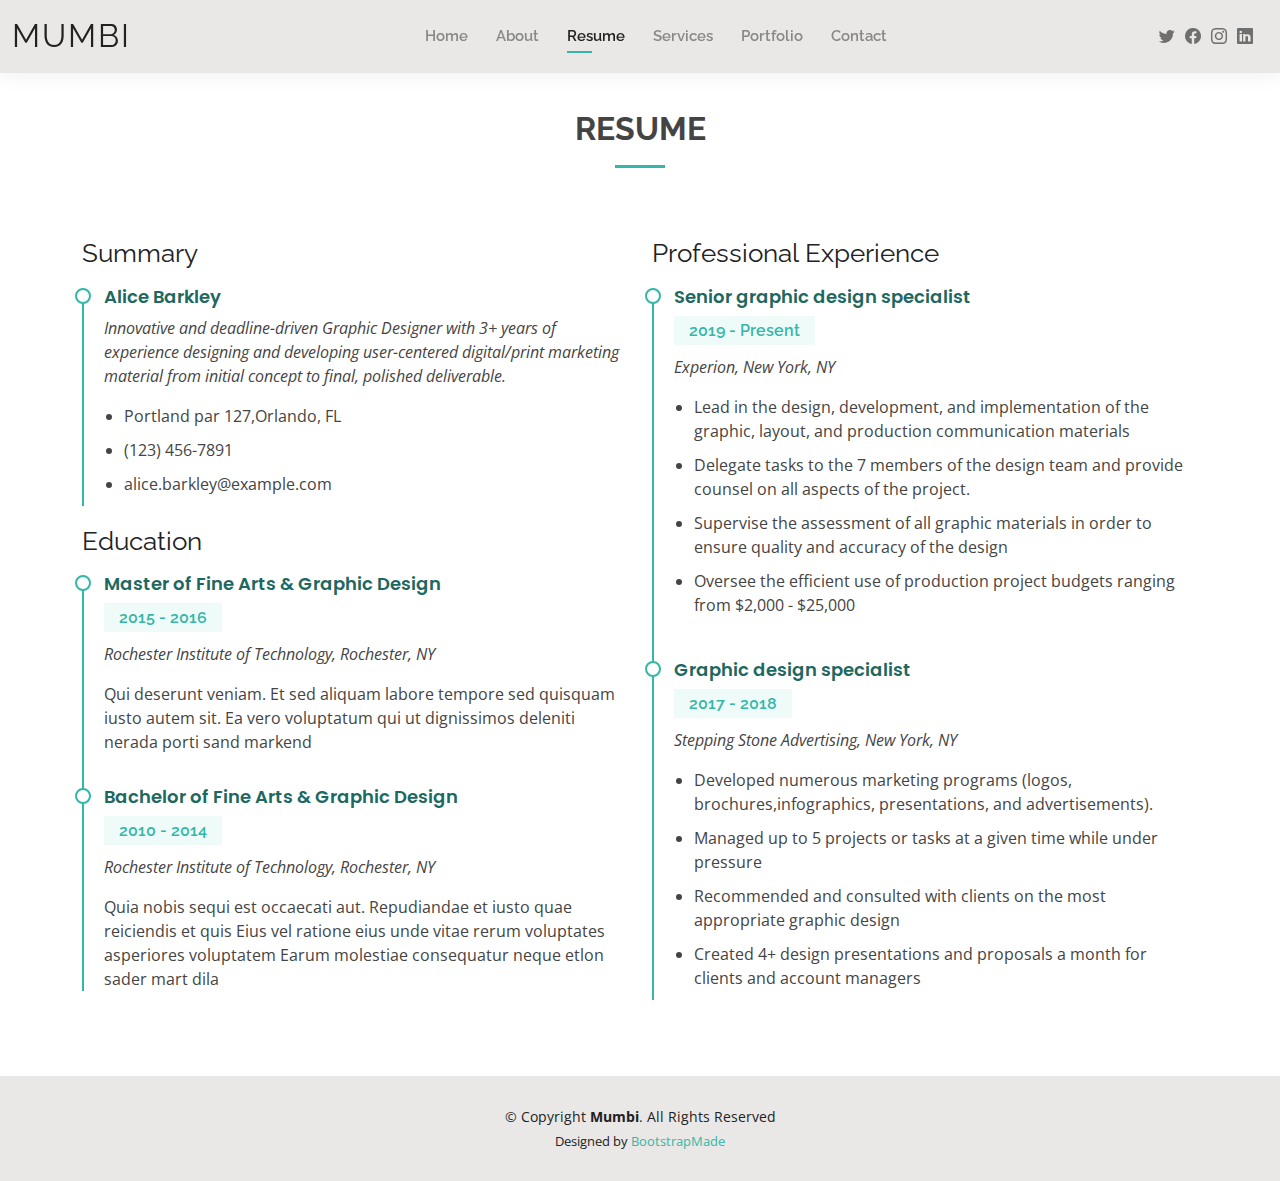
<file: resume.html>
<!DOCTYPE html>
<html lang="en">

<head>
  <meta charset="utf-8">
  <meta content="width=device-width, initial-scale=1.0" name="viewport">

  <title>Resume - Mumbi Bootstrap Template</title>
  <meta content="" name="description">
  <meta content="" name="keywords">

  <!-- Favicons -->
  <link href="assets/img/favicon.png" rel="icon">
  <link href="assets/img/apple-touch-icon.png" rel="apple-touch-icon">

  <!-- Google Fonts -->
  <link href="https://fonts.googleapis.com/css?family=Open+Sans:300,300i,400,400i,600,600i,700,700i|Raleway:300,300i,400,400i,500,500i,600,600i,700,700i|Poppins:300,300i,400,400i,500,500i,600,600i,700,700i" rel="stylesheet">

  <!-- Vendor CSS Files -->
  <link href="assets/vendor/aos/aos.css" rel="stylesheet">
  <link href="assets/vendor/bootstrap/css/bootstrap.min.css" rel="stylesheet">
  <link href="assets/vendor/bootstrap-icons/bootstrap-icons.css" rel="stylesheet">
  <link href="assets/vendor/boxicons/css/boxicons.min.css" rel="stylesheet">
  <link href="assets/vendor/glightbox/css/glightbox.min.css" rel="stylesheet">
  <link href="assets/vendor/swiper/swiper-bundle.min.css" rel="stylesheet">

  <!-- Template Main CSS File -->
  <link href="assets/css/style.css" rel="stylesheet">

  <!-- =======================================================
  * Template Name: Mumbi
  * Updated: May 30 2023 with Bootstrap v5.3.0
  * Template URL: https://bootstrapmade.com/mumbi-free-bootstrap-cv-resume-html-template/
  * Author: BootstrapMade.com
  * License: https://bootstrapmade.com/license/
  ======================================================== -->
</head>

<body>

  <!-- ======= Header ======= -->
  <header id="header" class="fixed-top">
    <div class="container-fluid d-flex justify-content-between align-items-center">

      <h1 class="logo me-auto me-lg-0"><a href="index.html">Mumbi</a></h1>
      <!-- Uncomment below if you prefer to use an image logo -->
      <!-- <a href="index.html" class="logo"><img src="assets/img/logo.png" alt="" class="img-fluid"></a>-->

      <nav id="navbar" class="navbar order-last order-lg-0">
        <ul>
          <li><a href="index.html">Home</a></li>
          <li><a href="about.html">About</a></li>
          <li><a class="active" href="resume.html">Resume</a></li>
          <li><a href="services.html">Services</a></li>
          <li><a href="portfolio.html">Portfolio</a></li>
          <li><a href="contact.html">Contact</a></li>
        </ul>
        <i class="bi bi-list mobile-nav-toggle"></i>
      </nav><!-- .navbar -->

      <div class="header-social-links">
        <a href="#" class="twitter"><i class="bi bi-twitter"></i></a>
        <a href="#" class="facebook"><i class="bi bi-facebook"></i></a>
        <a href="#" class="instagram"><i class="bi bi-instagram"></i></a>
        <a href="#" class="linkedin"><i class="bi bi-linkedin"></i></i></a>
      </div>

    </div>

  </header><!-- End Header -->

  <main id="main">

    <!-- ======= Resume Section ======= -->
    <section id="resume" class="resume">
      <div class="container" data-aos="fade-up">

        <div class="section-title">
          <h2>Resume</h2>
        </div>

        <div class="row">
          <div class="col-lg-6">
            <h3 class="resume-title">Summary</h3>
            <div class="resume-item pb-0">
              <h4>Alice Barkley</h4>
              <p><em>Innovative and deadline-driven Graphic Designer with 3+ years of experience designing and developing user-centered digital/print marketing material from initial concept to final, polished deliverable.</em></p>
              <p>
              <ul>
                <li>Portland par 127,Orlando, FL</li>
                <li>(123) 456-7891</li>
                <li>alice.barkley@example.com</li>
              </ul>
              </p>
            </div>

            <h3 class="resume-title">Education</h3>
            <div class="resume-item">
              <h4>Master of Fine Arts &amp; Graphic Design</h4>
              <h5>2015 - 2016</h5>
              <p><em>Rochester Institute of Technology, Rochester, NY</em></p>
              <p>Qui deserunt veniam. Et sed aliquam labore tempore sed quisquam iusto autem sit. Ea vero voluptatum qui ut dignissimos deleniti nerada porti sand markend</p>
            </div>
            <div class="resume-item">
              <h4>Bachelor of Fine Arts &amp; Graphic Design</h4>
              <h5>2010 - 2014</h5>
              <p><em>Rochester Institute of Technology, Rochester, NY</em></p>
              <p>Quia nobis sequi est occaecati aut. Repudiandae et iusto quae reiciendis et quis Eius vel ratione eius unde vitae rerum voluptates asperiores voluptatem Earum molestiae consequatur neque etlon sader mart dila</p>
            </div>
          </div>
          <div class="col-lg-6">
            <h3 class="resume-title">Professional Experience</h3>
            <div class="resume-item">
              <h4>Senior graphic design specialist</h4>
              <h5>2019 - Present</h5>
              <p><em>Experion, New York, NY </em></p>
              <p>
              <ul>
                <li>Lead in the design, development, and implementation of the graphic, layout, and production communication materials</li>
                <li>Delegate tasks to the 7 members of the design team and provide counsel on all aspects of the project. </li>
                <li>Supervise the assessment of all graphic materials in order to ensure quality and accuracy of the design</li>
                <li>Oversee the efficient use of production project budgets ranging from $2,000 - $25,000</li>
              </ul>
              </p>
            </div>
            <div class="resume-item">
              <h4>Graphic design specialist</h4>
              <h5>2017 - 2018</h5>
              <p><em>Stepping Stone Advertising, New York, NY</em></p>
              <p>
              <ul>
                <li>Developed numerous marketing programs (logos, brochures,infographics, presentations, and advertisements).</li>
                <li>Managed up to 5 projects or tasks at a given time while under pressure</li>
                <li>Recommended and consulted with clients on the most appropriate graphic design</li>
                <li>Created 4+ design presentations and proposals a month for clients and account managers</li>
              </ul>
              </p>
            </div>
          </div>
        </div>

      </div>
    </section><!-- End Resume Section -->

  </main><!-- End #main -->

  <!-- ======= Footer ======= -->
  <footer id="footer">
    <div class="container">
      <div class="copyright">
        &copy; Copyright <strong><span>Mumbi</span></strong>. All Rights Reserved
      </div>
      <div class="credits">
        <!-- All the links in the footer should remain intact. -->
        <!-- You can delete the links only if you purchased the pro version. -->
        <!-- Licensing information: https://bootstrapmade.com/license/ -->
        <!-- Purchase the pro version with working PHP/AJAX contact form: https://bootstrapmade.com/mumbi-free-bootstrap-cv-resume-html-template/ -->
        Designed by <a href="https://bootstrapmade.com/">BootstrapMade</a>
      </div>
    </div>
  </footer><!-- End  Footer -->

  <div id="preloader"></div>
  <a href="#" class="back-to-top d-flex align-items-center justify-content-center"><i class="bi bi-arrow-up-short"></i></a>

  <!-- Vendor JS Files -->
  <script src="assets/vendor/purecounter/purecounter_vanilla.js"></script>
  <script src="assets/vendor/aos/aos.js"></script>
  <script src="assets/vendor/bootstrap/js/bootstrap.bundle.min.js"></script>
  <script src="assets/vendor/glightbox/js/glightbox.min.js"></script>
  <script src="assets/vendor/isotope-layout/isotope.pkgd.min.js"></script>
  <script src="assets/vendor/swiper/swiper-bundle.min.js"></script>
  <script src="assets/vendor/waypoints/noframework.waypoints.js"></script>
  <script src="assets/vendor/php-email-form/validate.js"></script>

  <!-- Template Main JS File -->
  <script src="assets/js/main.js"></script>

</body>

</html>
</file>
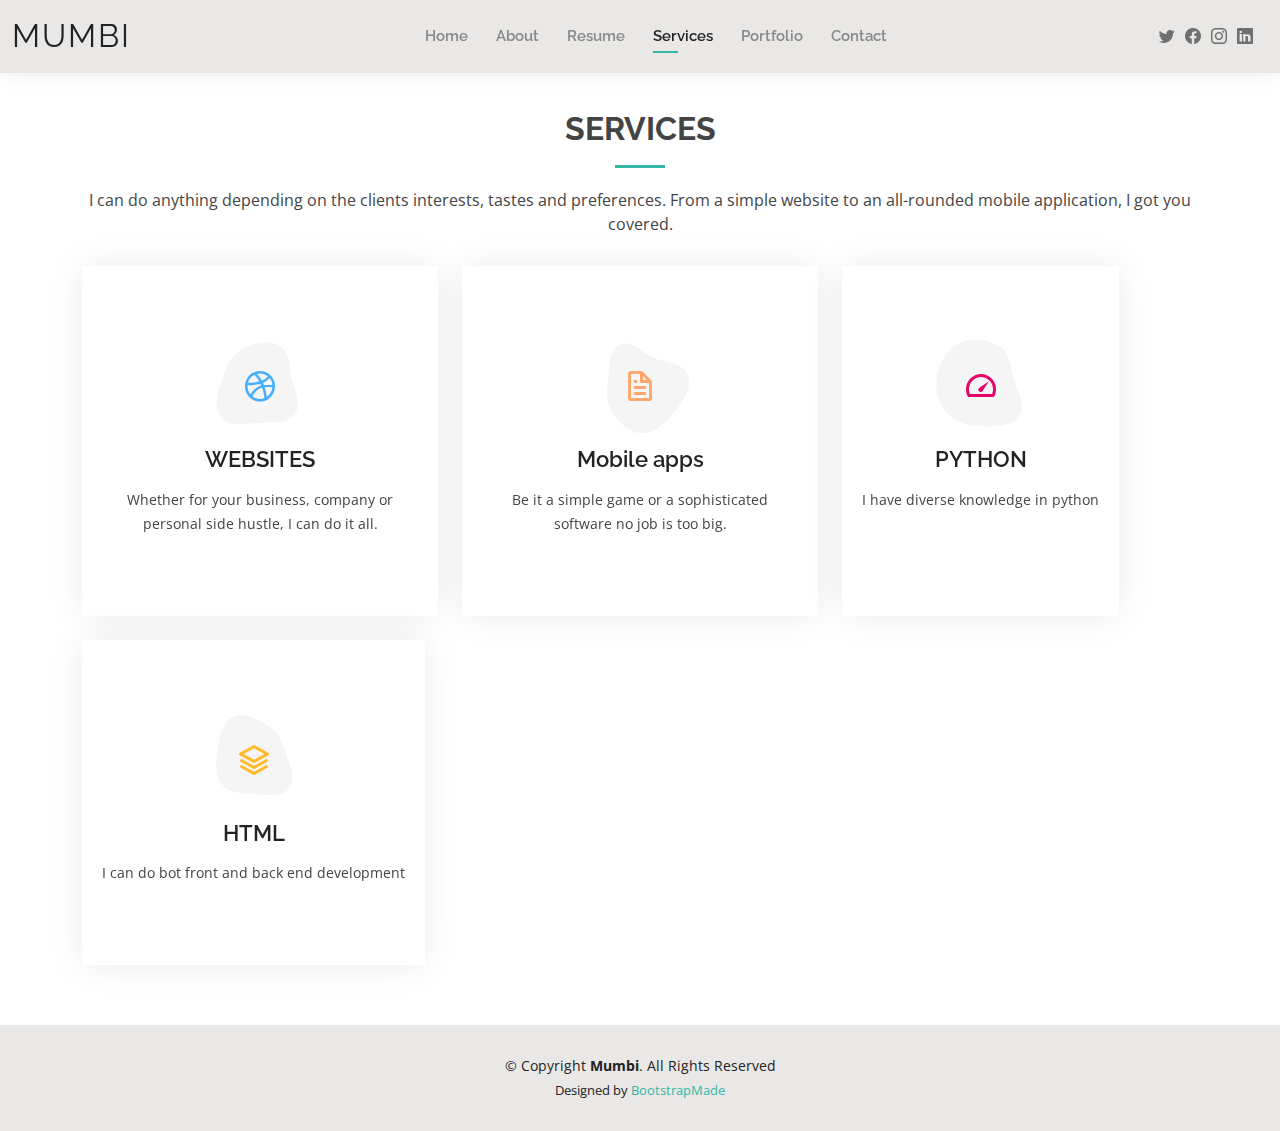
<file: services.html>
<!DOCTYPE html>
<html lang="en">

<head>
  <meta charset="utf-8">
  <meta content="width=device-width, initial-scale=1.0" name="viewport">

  <title>Services - Mumbi Bootstrap Template</title>
  <meta content="" name="description">
  <meta content="" name="keywords">

  <!-- Favicons -->
  <link href="assets/img/favicon.png" rel="icon">
  <link href="assets/img/apple-touch-icon.png" rel="apple-touch-icon">

  <!-- Google Fonts -->
  <link href="https://fonts.googleapis.com/css?family=Open+Sans:300,300i,400,400i,600,600i,700,700i|Raleway:300,300i,400,400i,500,500i,600,600i,700,700i|Poppins:300,300i,400,400i,500,500i,600,600i,700,700i" rel="stylesheet">

  <!-- Vendor CSS Files -->
  <link href="assets/vendor/aos/aos.css" rel="stylesheet">
  <link href="assets/vendor/bootstrap/css/bootstrap.min.css" rel="stylesheet">
  <link href="assets/vendor/bootstrap-icons/bootstrap-icons.css" rel="stylesheet">
  <link href="assets/vendor/boxicons/css/boxicons.min.css" rel="stylesheet">
  <link href="assets/vendor/glightbox/css/glightbox.min.css" rel="stylesheet">
  <link href="assets/vendor/swiper/swiper-bundle.min.css" rel="stylesheet">

  <!-- Template Main CSS File -->
  <link href="assets/css/style.css" rel="stylesheet">

  <!-- =======================================================
  * Template Name: Kelly
  * Updated: May 30 2023 with Bootstrap v5.3.0
  * Template URL: https://bootstrapmade.com/kelly-free-bootstrap-cv-resume-html-template/
  * Author: BootstrapMade.com
  * License: https://bootstrapmade.com/license/
  ======================================================== -->
</head>

<body>

  <!-- ======= Header ======= -->
  <header id="header" class="fixed-top">
    <div class="container-fluid d-flex justify-content-between align-items-center">

      <h1 class="logo me-auto me-lg-0"><a href="index.html">Mumbi</a></h1>
      <!-- Uncomment below if you prefer to use an image logo -->
      <!-- <a href="index.html" class="logo"><img src="assets/img/logo.png" alt="" class="img-fluid"></a>-->

      <nav id="navbar" class="navbar order-last order-lg-0">
        <ul>
          <li><a href="index.html">Home</a></li>
          <li><a href="about.html">About</a></li>
          <li><a href="resume.html">Resume</a></li>
          <li><a class="active" href="services.html">Services</a></li>
          <li><a href="portfolio.html">Portfolio</a></li>
          <li><a href="contact.html">Contact</a></li>
        </ul>
        <i class="bi bi-list mobile-nav-toggle"></i>
      </nav><!-- .navbar -->

      <div class="header-social-links">
        <a href="#" class="twitter"><i class="bi bi-twitter"></i></a>
        <a href="#" class="facebook"><i class="bi bi-facebook"></i></a>
        <a href="#" class="instagram"><i class="bi bi-instagram"></i></a>
        <a href="#" class="linkedin"><i class="bi bi-linkedin"></i></i></a>
      </div>

    </div>

  </header><!-- End Header -->

  <main id="main">

    <!-- ======= Services Section ======= -->
    <section id="services" class="services">
      <div class="container" data-aos="fade-up">

        <div class="section-title">
          <h2>Services</h2>
          <p>I can do anything depending on the clients interests, tastes and preferences. From a simple website to
            an all-rounded mobile application, I got you covered.  </p>
        </div>

        <div class="row">
          <div class="col-lg-4 col-md-6 d-flex align-items-stretch" data-aos="zoom-in" data-aos-delay="100">
            <div class="icon-box iconbox-blue">
              <div class="icon">
                <svg width="100" height="100" viewBox="0 0 600 600" xmlns="http://www.w3.org/2000/svg">
                  <path stroke="none" stroke-width="0" fill="#f5f5f5" d="M300,521.0016835830174C376.1290562159157,517.8887921683347,466.0731472004068,529.7835943286574,510.70327084640275,468.03025145048787C554.3714126377745,407.6079735673963,508.03601936045806,328.9844924480964,491.2728898941984,256.3432110539036C474.5976632858925,184.082847569629,479.9380746630129,96.60480741107993,416.23090153303,58.64404602377083C348.86323505073057,18.502131276798302,261.93793281208167,40.57373210992963,193.5410806939664,78.93577620505333C130.42746243093433,114.334589627462,98.30271207620316,179.96522072025542,76.75703585869454,249.04625023123273C51.97151888228291,328.5150500222984,13.704378332031375,421.85034740162234,66.52175969318436,486.19268352777647C119.04800174914682,550.1803526380478,217.28368757567262,524.383925680826,300,521.0016835830174"></path>
                </svg>
                <i class="bx bxl-dribbble"></i>
              </div>
              <h4><a href="">WEBSITES</a></h4>
              <p>Whether for your business, company or personal side hustle, I can do it all. </p>
            </div>
          </div>

          <div class="col-lg-4 col-md-6 d-flex align-items-stretch mt-4 mt-md-0" data-aos="zoom-in" data-aos-delay="200">
            <div class="icon-box iconbox-orange ">
              <div class="icon">
                <svg width="100" height="100" viewBox="0 0 600 600" xmlns="http://www.w3.org/2000/svg">
                  <path stroke="none" stroke-width="0" fill="#f5f5f5" d="M300,582.0697525312426C382.5290701553225,586.8405444964366,449.9789794690241,525.3245884688669,502.5850820975895,461.55621195738473C556.606425686781,396.0723002908107,615.8543463187945,314.28637112970534,586.6730223649479,234.56875336149918C558.9533121215079,158.8439757836574,454.9685369536778,164.00468322053177,381.49747125262974,130.76875717737553C312.15926192815925,99.40240125094834,248.97055460311594,18.661163978235184,179.8680185752513,50.54337015887873C110.5421016452524,82.52863877960104,119.82277516462835,180.83849132639028,109.12597500060166,256.43424936330496C100.08760227029461,320.3096726198365,92.17705696193138,384.0621239912766,124.79988738764834,439.7174275375508C164.83382741302287,508.01625554203684,220.96474134820875,577.5009287672846,300,582.0697525312426"></path>
                </svg>
                <i class="bx bx-file"></i>
              </div>
              <h4><a href="">Mobile apps</a></h4>
              <p>Be it a simple game or a sophisticated software no job is too big. </p>
            </div>
          </div>

          <div class="col-lg-4 col-md-6 d-flex align-items-stretch mt-4 mt-lg-0" data-aos="zoom-in" data-aos-delay="300">
            <div class="icon-box iconbox-pink">
              <div class="icon">
                <svg width="100" height="100" viewBox="0 0 600 600" xmlns="http://www.w3.org/2000/svg">
                  <path stroke="none" stroke-width="0" fill="#f5f5f5" d="M300,541.5067337569781C382.14930387511276,545.0595476570109,479.8736841581634,548.3450877840088,526.4010558755058,480.5488172755941C571.5218469581645,414.80211281144784,517.5187510058486,332.0715597781072,496.52539010469104,255.14436215662573C477.37192572678356,184.95920475031193,473.57363656557914,105.61284051026155,413.0603344069578,65.22779650032875C343.27470386102294,18.654635553484475,251.2091493199835,5.337323636656869,175.0934190732945,40.62881213300186C97.87086631185822,76.43348514350839,51.98124368387456,156.15599469081315,36.44837278890362,239.84606092416172C21.716077023791087,319.22268207091537,43.775223500013084,401.1760424656574,96.891909868211,461.97329694683043C147.22146801428983,519.5804099606455,223.5754009179313,538.201503339737,300,541.5067337569781"></path>
                </svg>
                <i class="bx bx-tachometer"></i>
              </div>
              <h4><a href="">PYTHON</a></h4>
              <p>I have diverse knowledge in python</p>
            </div>
          </div>

          <div class="col-lg-4 col-md-6 d-flex align-items-stretch mt-4" data-aos="zoom-in" data-aos-delay="100">
            <div class="icon-box iconbox-yellow">
              <div class="icon">
                <svg width="100" height="100" viewBox="0 0 600 600" xmlns="http://www.w3.org/2000/svg">
                  <path stroke="none" stroke-width="0" fill="#f5f5f5" d="M300,503.46388370962813C374.79870501325706,506.71871716319447,464.8034551963731,527.1746412648533,510.4981551193396,467.86667711651364C555.9287308511215,408.9015244558933,512.6030010748507,327.5744911775523,490.211057578863,256.5855673507754C471.097692560561,195.9906835881958,447.69079081568157,138.11976852964426,395.19560036434837,102.3242989838813C329.3053358748298,57.3949838291264,248.02791733380457,8.279543830951368,175.87071277845988,42.242879143198664C103.41431057327972,76.34704239035025,93.79494320519305,170.9812938413882,81.28167332365135,250.07896920659033C70.17666984294237,320.27484674793965,64.84698225790005,396.69656628748305,111.28512138212992,450.4950937839243C156.20124167950087,502.5303643271138,231.32542653798444,500.4755392045468,300,503.46388370962813"></path>
                </svg>
                <i class="bx bx-layer"></i>
              </div>
              <h4><a href="">HTML</a></h4>
              <p>I can do bot front and back end development</p>
            </div>
          </div>

        </div>

      </div>
    </section><!-- End Services Section -->

  </main><!-- End #main -->

  <!-- ======= Footer ======= -->
  <footer id="footer">
    <div class="container">
      <div class="copyright">
        &copy; Copyright <strong><span>Mumbi</span></strong>. All Rights Reserved
      </div>
      <div class="credits">
        <!-- All the links in the footer should remain intact. -->
        <!-- You can delete the links only if you purchased the pro version. -->
        <!-- Licensing information: https://bootstrapmade.com/license/ -->
        <!-- Purchase the pro version with working PHP/AJAX contact form: https://bootstrapmade.com/kelly-free-bootstrap-cv-resume-html-template/ -->
        Designed by <a href="https://bootstrapmade.com/">BootstrapMade</a>
      </div>
    </div>
  </footer><!-- End  Footer -->

  <div id="preloader"></div>
  <a href="#" class="back-to-top d-flex align-items-center justify-content-center"><i class="bi bi-arrow-up-short"></i></a>

  <!-- Vendor JS Files -->
  <script src="assets/vendor/purecounter/purecounter_vanilla.js"></script>
  <script src="assets/vendor/aos/aos.js"></script>
  <script src="assets/vendor/bootstrap/js/bootstrap.bundle.min.js"></script>
  <script src="assets/vendor/glightbox/js/glightbox.min.js"></script>
  <script src="assets/vendor/isotope-layout/isotope.pkgd.min.js"></script>
  <script src="assets/vendor/swiper/swiper-bundle.min.js"></script>
  <script src="assets/vendor/waypoints/noframework.waypoints.js"></script>
  <script src="assets/vendor/php-email-form/validate.js"></script>

  <!-- Template Main JS File -->
  <script src="assets/js/main.js"></script>

</body>

</html>
</file>
<file: assets/css/style.css>
/**
* Template Name: Kelly
* Updated: May 30 2023 with Bootstrap v5.3.0
* Template URL: https://bootstrapmade.com/kelly-free-bootstrap-cv-resume-html-template/
* Author: BootstrapMade.com
* License: https://bootstrapmade.com/license/
*/

/*--------------------------------------------------------------
# General
--------------------------------------------------------------*/
body {
  font-family: "Open Sans", sans-serif;
  color: #444444;
}

a {
  color: #34b7a7;
  text-decoration: none;
}

a:hover {
  color: #51cdbe;
  text-decoration: none;
}

h1,
h2,
h3,
h4,
h5,
h6 {
  font-family: "Raleway", sans-serif;
}

#main {
  margin-top: 50px;
}

@media (max-width: 992px) {
  #main {
    margin-top: 30px;
  }
}

/*--------------------------------------------------------------
# Preloader
--------------------------------------------------------------*/
#preloader {
  position: fixed;
  top: 0;
  left: 0;
  right: 0;
  bottom: 0;
  z-index: 9999;
  overflow: hidden;
  background: #fff;
}

#preloader:before {
  content: "";
  position: fixed;
  top: calc(50% - 30px);
  left: calc(50% - 30px);
  border: 6px solid #34b7a7;
  border-top-color: #dcf5f2;
  border-radius: 50%;
  width: 60px;
  height: 60px;
  animation: animate-preloader 1s linear infinite;
}

@keyframes animate-preloader {
  0% {
    transform: rotate(0deg);
  }

  100% {
    transform: rotate(360deg);
  }
}

/*--------------------------------------------------------------
# Back to top button
--------------------------------------------------------------*/
.back-to-top {
  position: fixed;
  visibility: hidden;
  opacity: 0;
  right: 15px;
  bottom: 15px;
  z-index: 996;
  background: #34b7a7;
  width: 40px;
  height: 40px;
  border-radius: 50px;
  transition: all 0.4s;
}

.back-to-top i {
  font-size: 24px;
  color: #fff;
  line-height: 0;
}

.back-to-top:hover {
  background: #49cbbb;
  color: #fff;
}

.back-to-top.active {
  visibility: visible;
  opacity: 1;
}

/*--------------------------------------------------------------
# Header
--------------------------------------------------------------*/
#header {
  background: #e9e8e6;
  box-shadow: 0px 0px 25px 0 rgba(0, 0, 0, 0.08);
  z-index: 997;
  padding: 15px 0;
}

#header .logo {
  font-size: 32px;
  margin: 0;
  padding: 0;
  line-height: 1;
  font-weight: 400;
  letter-spacing: 2px;
  text-transform: uppercase;
}

#header .logo a {
  color: #222222;
}

#header .logo img {
  max-height: 40px;
}

@media (max-width: 992px) {
  #header .logo {
    font-size: 28px;
  }
}

/*--------------------------------------------------------------
# Header Social Links
--------------------------------------------------------------*/
.header-social-links {
  padding-right: 15px;
}

.header-social-links a {
  color: #6f6f6f;
  padding-left: 6px;
  display: inline-block;
  line-height: 0px;
  transition: 0.3s;
  font-size: 16px;
}

.header-social-links a:hover {
  color: #34b7a7;
}

/*--------------------------------------------------------------
# Navigation Menu
--------------------------------------------------------------*/
/**
* Desktop Navigation 
*/
.navbar {
  padding: 0;
}

.navbar ul {
  margin: 0;
  padding: 0;
  display: flex;
  list-style: none;
  align-items: center;
}

.navbar li {
  position: relative;
  padding: 10px 0 10px 28px;
}

.navbar a,
.navbar a:focus {
  display: flex;
  align-items: center;
  justify-content: space-between;
  font-family: "Raleway", sans-serif;
  font-size: 15px;
  font-weight: 600;
  color: #888888;
  white-space: nowrap;
  transition: 0.3s;
  position: relative;
}

.navbar a i,
.navbar a:focus i {
  font-size: 12px;
  line-height: 0;
  margin-left: 5px;
}

.navbar>ul>li>a:before {
  content: "";
  position: absolute;
  width: 0;
  height: 2px;
  bottom: -5px;
  left: 0;
  background-color: #34b7a7;
  visibility: hidden;
  width: 0px;
  transition: all 0.3s ease-in-out 0s;
}

.navbar a:hover:before,
.navbar li:hover>a:before,
.navbar .active:before {
  visibility: visible;
  width: 25px;
}

.navbar a:hover,
.navbar .active,
.navbar .active:focus,
.navbar li:hover>a {
  color: #222222;
}

.navbar .dropdown ul {
  display: block;
  position: absolute;
  left: 14px;
  top: calc(100% + 30px);
  margin: 0;
  padding: 10px 0;
  z-index: 99;
  opacity: 0;
  visibility: hidden;
  background: #fff;
  box-shadow: 0px 0px 30px rgba(127, 137, 161, 0.25);
  transition: 0.3s;
  border-radius: 4px;
}

.navbar .dropdown ul li {
  min-width: 200px;
  padding: 0;
}

.navbar .dropdown ul a {
  padding: 10px 20px;
  font-size: 15px;
  text-transform: none;
  font-weight: 600;
}

.navbar .dropdown ul a i {
  font-size: 12px;
}

.navbar .dropdown ul a:hover,
.navbar .dropdown ul .active:hover,
.navbar .dropdown ul li:hover>a {
  color: #34b7a7;
}

.navbar .dropdown:hover>ul {
  opacity: 1;
  top: 100%;
  visibility: visible;
}

.navbar .dropdown .dropdown ul {
  top: 0;
  left: calc(100% - 30px);
  visibility: hidden;
}

.navbar .dropdown .dropdown:hover>ul {
  opacity: 1;
  top: 0;
  left: 100%;
  visibility: visible;
}

@media (max-width: 1366px) {
  .navbar .dropdown .dropdown ul {
    left: -90%;
  }

  .navbar .dropdown .dropdown:hover>ul {
    left: -100%;
  }
}

/**
* Mobile Navigation 
*/
.mobile-nav-toggle {
  color: #222222;
  font-size: 28px;
  cursor: pointer;
  display: none;
  line-height: 0;
  transition: 0.5s;
}

.mobile-nav-toggle.bi-x {
  color: #fff;
}

@media (max-width: 991px) {
  .mobile-nav-toggle {
    display: block;
  }

  .navbar ul {
    display: none;
  }
}

.navbar-mobile {
  position: fixed;
  overflow: hidden;
  top: 0;
  right: 0;
  left: 0;
  bottom: 0;
  background: rgba(9, 9, 9, 0.9);
  transition: 0.3s;
  z-index: 999;
}

.navbar-mobile .mobile-nav-toggle {
  position: absolute;
  top: 15px;
  right: 15px;
}

.navbar-mobile ul {
  display: block;
  position: absolute;
  top: 55px;
  right: 15px;
  bottom: 15px;
  left: 15px;
  padding: 10px 0;
  border-radius: 10px;
  background-color: #fff;
  overflow-y: auto;
  transition: 0.3s;
}

.navbar-mobile a,
.navbar-mobile a:focus {
  font-size: 15px;
  padding-right: 15px;
  color: #222222;
}

.navbar-mobile a:hover,
.navbar-mobile .active,
.navbar-mobile li:hover>a {
  color: #34b7a7;
}

.navbar-mobile .getstarted,
.navbar-mobile .getstarted:focus {
  margin: 15px;
}

.navbar-mobile .dropdown ul {
  position: static;
  display: none;
  margin: 10px 20px;
  padding: 10px 0;
  z-index: 99;
  opacity: 1;
  visibility: visible;
  background: #fff;
  box-shadow: 0px 0px 30px rgba(127, 137, 161, 0.25);
}

.navbar-mobile .dropdown ul li {
  min-width: 200px;
}

.navbar-mobile .dropdown ul a {
  padding: 10px 20px;
}

.navbar-mobile .dropdown ul a i {
  font-size: 12px;
}

.navbar-mobile .dropdown ul a:hover,
.navbar-mobile .dropdown ul .active:hover,
.navbar-mobile .dropdown ul li:hover>a {
  color: #34b7a7;
}

.navbar-mobile .dropdown>.dropdown-active {
  display: block;
}

/*--------------------------------------------------------------
# Hero Section
--------------------------------------------------------------*/
#hero {
  width: 100%;
  height: 100vh;
  background: url("../img/hero-bg.jpg") top right;
  background-size: cover;
}

#hero .container {
  padding-top: 70px;
  position: relative;
}

@media (max-width: 992px) {
  #hero .container {
    padding-top: 58px;
  }
}

#hero h1 {
  margin: 0;
  font-size: 48px;
  font-weight: 700;
  line-height: 56px;
  color: #222222;
}

#hero h2 {
  color: #6f6f6f;
  margin: 10px 0 0 0;
  font-size: 22px;
}

#hero .btn-about {
  font-family: "Raleway", sans-serif;
  text-transform: uppercase;
  font-weight: 600;
  font-size: 12px;
  letter-spacing: 1px;
  display: inline-block;
  padding: 12px 40px;
  border-radius: 50px;
  transition: 0.5s;
  margin-top: 30px;
  color: #fff;
  background: #34b7a7;
}

#hero .btn-about:hover {
  background: #3dc8b7;
}

@media (min-width: 1024px) {
  #hero {
    background-attachment: fixed;
  }
}

@media (max-width: 992px) {
  #hero:before {
    content: "";
    background: rgba(255, 255, 255, 0.8);
    position: absolute;
    bottom: 0;
    top: 0;
    left: 0;
    right: 0;
  }

  #hero h1 {
    font-size: 28px;
    line-height: 36px;
  }

  #hero h2 {
    font-size: 18px;
    line-height: 24px;
  }
}

/*--------------------------------------------------------------
# Sections General
--------------------------------------------------------------*/
section {
  padding: 60px 0;
}

.section-bg {
  background-color: #e7f8f6;
}

.section-title {
  text-align: center;
  padding-bottom: 30px;
}

.section-title h2 {
  font-size: 32px;
  font-weight: bold;
  text-transform: uppercase;
  margin-bottom: 20px;
  padding-bottom: 20px;
  position: relative;
}

.section-title h2::after {
  content: "";
  position: absolute;
  display: block;
  width: 50px;
  height: 3px;
  background: #34b7a7;
  bottom: 0;
  left: calc(50% - 25px);
}

.section-title p {
  margin-bottom: 0;
}

/*--------------------------------------------------------------
# Cta
--------------------------------------------------------------*/
.cta {
  background: linear-gradient(rgba(0, 0, 0, 0.6), rgba(0, 0, 0, 0.6)), url("../img/bg-1.jpg") fixed center center;
  background-size: cover;
  padding: 80px 0;
}

.cta h3 {
  color: #fff;
  font-size: 28px;
  font-weight: 700;
}

.cta p {
  color: #fff;
}

.cta .cta-btn {
  font-family: "Raleway", sans-serif;
  text-transform: uppercase;
  font-weight: 500;
  font-size: 16px;
  letter-spacing: 1px;
  display: inline-block;
  padding: 8px 20px;
  border-radius: 2px;
  transition: 0.5s;
  margin: 10px;
  border: 2px solid #fff;
  color: #fff;
}

.cta .cta-btn:hover {
  background: #34b7a7;
  border: 2px solid #34b7a7;
}

@media (max-width: 1024px) {
  .cta {
    background-attachment: scroll;
  }
}

@media (min-width: 769px) {
  .cta .cta-btn-container {
    display: flex;
    align-items: center;
    justify-content: flex-end;
  }
}

/*--------------------------------------------------------------
# About
--------------------------------------------------------------*/
.about .content h3 {
  font-weight: 700;
  font-size: 26px;
  color: #555555;
}

.about .content ul {
  list-style: none;
  padding: 0;
}

.about .content ul li {
  padding-bottom: 10px;
}

.about .content ul i {
  font-size: 20px;
  padding-right: 2px;
  color: #34b7a7;
}

.about .content p:last-child {
  margin-bottom: 0;
}

/*--------------------------------------------------------------
# Skills
--------------------------------------------------------------*/
.skills .progress {
  height: 60px;
  display: block;
  background: none;
  border-radius: 0;
}

.skills .progress .skill {
  padding: 10px 0;
  margin: 0 0 6px 0;
  text-transform: uppercase;
  display: block;
  font-weight: 600;
  font-family: "Poppins", sans-serif;
  color: #222222;
}

.skills .progress .skill .val {
  float: right;
  font-style: normal;
}

.skills .progress-bar-wrap {
  background: #f3f3f3;
}

.skills .progress-bar {
  width: 1px;
  height: 10px;
  transition: 0.9s;
  background-color: #34b7a7;
}

/*--------------------------------------------------------------
# Facts
--------------------------------------------------------------*/
.facts .counters span {
  font-size: 48px;
  display: block;
  color: #34b7a7;
}

.facts .counters p {
  padding: 0;
  margin: 0 0 20px 0;
  font-family: "Raleway", sans-serif;
  font-size: 14px;
}

/*--------------------------------------------------------------
# Testimonials
--------------------------------------------------------------*/
.testimonials .section-header {
  margin-bottom: 40px;
}

.testimonials .testimonials-carousel,
.testimonials .testimonials-slider {
  overflow: hidden;
}

.testimonials .testimonial-item {
  text-align: center;
}

.testimonials .testimonial-item .testimonial-img {
  width: 120px;
  border-radius: 50%;
  border: 4px solid #fff;
  margin: 0 auto;
}

.testimonials .testimonial-item h3 {
  font-size: 20px;
  font-weight: bold;
  margin: 10px 0 5px 0;
  color: #111;
}

.testimonials .testimonial-item h4 {
  font-size: 14px;
  color: #999;
  margin: 0 0 15px 0;
}

.testimonials .testimonial-item .quote-icon-left,
.testimonials .testimonial-item .quote-icon-right {
  color: #c8efea;
  font-size: 26px;
}

.testimonials .testimonial-item .quote-icon-left {
  display: inline-block;
  left: -5px;
  position: relative;
}

.testimonials .testimonial-item .quote-icon-right {
  display: inline-block;
  right: -5px;
  position: relative;
  top: 10px;
}

.testimonials .testimonial-item p {
  font-style: italic;
  margin: 0 auto 15px auto;
}

@media (min-width: 992px) {
  .testimonials .testimonial-item p {
    width: 80%;
  }
}

.testimonials .swiper-pagination {
  margin-top: 20px;
  position: relative;
}

.testimonials .swiper-pagination .swiper-pagination-bullet {
  width: 12px;
  height: 12px;
  background-color: #fff;
  opacity: 1;
  border: 1px solid #34b7a7;
}

.testimonials .swiper-pagination .swiper-pagination-bullet-active {
  background-color: #34b7a7;
}

/*--------------------------------------------------------------
# Resume
--------------------------------------------------------------*/
.resume .resume-title {
  font-size: 26px;
  font-weight: 400;
  margin-top: 20px;
  margin-bottom: 20px;
  color: #222222;
}

.resume .resume-item {
  padding: 0 0 20px 20px;
  margin-top: -2px;
  border-left: 2px solid #34b7a7;
  position: relative;
}

.resume .resume-item h4 {
  line-height: 18px;
  font-size: 18px;
  font-weight: 600;
  font-family: "Poppins", sans-serif;
  color: #1d685f;
  margin-bottom: 10px;
}

.resume .resume-item h5 {
  font-size: 16px;
  background: #effbf9;
  padding: 5px 15px;
  display: inline-block;
  font-weight: 600;
  margin-bottom: 10px;
  color: #34b7a7;
}

.resume .resume-item ul {
  padding-left: 20px;
}

.resume .resume-item ul li {
  padding-bottom: 10px;
}

.resume .resume-item:last-child {
  padding-bottom: 0;
}

.resume .resume-item::before {
  content: "";
  position: absolute;
  width: 16px;
  height: 16px;
  border-radius: 50px;
  left: -9px;
  top: 0;
  background: #fff;
  border: 2px solid #34b7a7;
}

/*--------------------------------------------------------------
# Services
--------------------------------------------------------------*/
.services .icon-box {
  text-align: center;
  padding: 70px 20px 80px 20px;
  transition: all ease-in-out 0.3s;
  background: #fff;
  box-shadow: 0px 0 35px 0 rgba(0, 0, 0, 0.08);
}

.services .icon-box .icon {
  margin: 0 auto;
  width: 100px;
  height: 100px;
  display: flex;
  align-items: center;
  justify-content: center;
  transition: ease-in-out 0.3s;
  position: relative;
}

.services .icon-box .icon i {
  font-size: 36px;
  transition: 0.5s;
  position: relative;
}

.services .icon-box .icon svg {
  position: absolute;
  top: 0;
  left: 0;
}

.services .icon-box .icon svg path {
  transition: 0.5s;
  fill: #f5f5f5;
}

.services .icon-box h4 {
  font-weight: 600;
  margin: 10px 0 15px 0;
  font-size: 22px;
}

.services .icon-box h4 a {
  color: #222222;
  transition: ease-in-out 0.3s;
}

.services .icon-box p {
  line-height: 24px;
  font-size: 14px;
  margin-bottom: 0;
}

.services .iconbox-blue i {
  color: #47aeff;
}

.services .iconbox-blue:hover .icon i {
  color: #fff;
}

.services .iconbox-blue:hover .icon path {
  fill: #47aeff;
}

.services .iconbox-orange i {
  color: #ffa76e;
}

.services .iconbox-orange:hover .icon i {
  color: #fff;
}

.services .iconbox-orange:hover .icon path {
  fill: #ffa76e;
}

.services .iconbox-pink i {
  color: #e80368;
}

.services .iconbox-pink:hover .icon i {
  color: #fff;
}

.services .iconbox-pink:hover .icon path {
  fill: #e80368;
}

.services .iconbox-yellow i {
  color: #ffbb2c;
}

.services .iconbox-yellow:hover .icon i {
  color: #fff;
}

.services .iconbox-yellow:hover .icon path {
  fill: #ffbb2c;
}

.services .iconbox-red i {
  color: #ff5828;
}

.services .iconbox-red:hover .icon i {
  color: #fff;
}

.services .iconbox-red:hover .icon path {
  fill: #ff5828;
}

.services .iconbox-teal i {
  color: #11dbcf;
}

.services .iconbox-teal:hover .icon i {
  color: #fff;
}

.services .iconbox-teal:hover .icon path {
  fill: #11dbcf;
}

/*--------------------------------------------------------------
# Portfolio
--------------------------------------------------------------*/
.portfolio .portfolio-item {
  margin-bottom: 30px;
}

.portfolio #portfolio-flters {
  padding: 0;
  margin: 0 auto 20px auto;
  list-style: none;
  text-align: center;
}

.portfolio #portfolio-flters li {
  cursor: pointer;
  display: inline-block;
  padding: 8px 16px 10px 16px;
  font-size: 13px;
  font-weight: 500;
  line-height: 1;
  text-transform: uppercase;
  color: #444444;
  margin-bottom: 5px;
  transition: all 0.3s ease-in-out;
  border-radius: 50px;
}

.portfolio #portfolio-flters li:hover,
.portfolio #portfolio-flters li.filter-active {
  color: #fff;
  background: #34b7a7;
}

.portfolio #portfolio-flters li:last-child {
  margin-right: 0;
}

.portfolio .portfolio-wrap {
  transition: 0.3s;
  position: relative;
  overflow: hidden;
  z-index: 1;
  background: rgba(34, 34, 34, 0.6);
}

.portfolio .portfolio-wrap::before {
  content: "";
  background: rgba(34, 34, 34, 0.6);
  position: absolute;
  left: 0;
  right: 0;
  top: 0;
  bottom: 0;
  transition: all ease-in-out 0.3s;
  z-index: 2;
  opacity: 0;
}

.portfolio .portfolio-wrap img {
  transition: all ease-in-out 0.3s;
}

.portfolio .portfolio-wrap .portfolio-info {
  opacity: 0;
  position: absolute;
  top: 0;
  left: 0;
  right: 0;
  bottom: 0;
  z-index: 3;
  transition: all ease-in-out 0.3s;
  display: flex;
  flex-direction: column;
  justify-content: flex-end;
  align-items: flex-start;
  padding: 20px;
}

.portfolio .portfolio-wrap .portfolio-info h4 {
  font-size: 20px;
  color: #fff;
  font-weight: 600;
}

.portfolio .portfolio-wrap .portfolio-info p {
  color: rgba(255, 255, 255, 0.7);
  font-size: 14px;
  text-transform: uppercase;
  padding: 0;
  margin: 0;
  font-style: italic;
}

.portfolio .portfolio-wrap .portfolio-links {
  text-align: center;
  z-index: 4;
}

.portfolio .portfolio-wrap .portfolio-links a {
  color: #fff;
  margin: 0 5px 0 0;
  font-size: 28px;
  display: inline-block;
  transition: 0.3s;
}

.portfolio .portfolio-wrap .portfolio-links a:hover {
  color: #78d9cd;
}

.portfolio .portfolio-wrap:hover::before {
  opacity: 1;
}

.portfolio .portfolio-wrap:hover img {
  transform: scale(1.2);
}

.portfolio .portfolio-wrap:hover .portfolio-info {
  opacity: 1;
}

/*--------------------------------------------------------------
# Portfolio Details
--------------------------------------------------------------*/
.portfolio-details {
  padding-top: 0;
}

.portfolio-details .portfolio-details-slider img {
  width: 100%;
}

.portfolio-details .portfolio-details-slider .swiper-pagination {
  margin-top: 20px;
  position: relative;
}

.portfolio-details .portfolio-details-slider .swiper-pagination .swiper-pagination-bullet {
  width: 12px;
  height: 12px;
  background-color: #fff;
  opacity: 1;
  border: 1px solid #34b7a7;
}

.portfolio-details .portfolio-details-slider .swiper-pagination .swiper-pagination-bullet-active {
  background-color: #34b7a7;
}

.portfolio-details .portfolio-info {
  padding: 30px;
  box-shadow: 0px 0 30px rgba(34, 34, 34, 0.08);
}

.portfolio-details .portfolio-info h3 {
  font-size: 22px;
  font-weight: 700;
  margin-bottom: 20px;
  padding-bottom: 20px;
  border-bottom: 1px solid #eee;
}

.portfolio-details .portfolio-info ul {
  list-style: none;
  padding: 0;
  font-size: 15px;
}

.portfolio-details .portfolio-info ul li+li {
  margin-top: 10px;
}

.portfolio-details .portfolio-description {
  padding-top: 30px;
}

.portfolio-details .portfolio-description h2 {
  font-size: 26px;
  font-weight: 700;
  margin-bottom: 20px;
}

.portfolio-details .portfolio-description p {
  padding: 0;
}

/*--------------------------------------------------------------
# Contact
--------------------------------------------------------------*/
.contact .info {
  width: 100%;
  background: #fff;
}

.contact .info i {
  font-size: 20px;
  color: #34b7a7;
  float: left;
  width: 44px;
  height: 44px;
  background: #effbf9;
  display: flex;
  justify-content: center;
  align-items: center;
  border-radius: 50px;
  transition: all 0.3s ease-in-out;
}

.contact .info h4 {
  padding: 0 0 0 60px;
  font-size: 22px;
  font-weight: 600;
  margin-bottom: 5px;
  color: #222222;
}

.contact .info p {
  padding: 0 0 0 60px;
  margin-bottom: 0;
  font-size: 14px;
  color: #555555;
}

.contact .info .email,
.contact .info .phone {
  margin-top: 40px;
}

.contact .info .email:hover i,
.contact .info .address:hover i,
.contact .info .phone:hover i {
  background: #34b7a7;
  color: #fff;
}

.contact .php-email-form {
  width: 100%;
  background: #fff;
}

.contact .php-email-form .form-group {
  padding-bottom: 8px;
}

.contact .php-email-form .error-message {
  display: none;
  color: #fff;
  background: #ed3c0d;
  text-align: center;
  padding: 15px;
  font-weight: 600;
}

.contact .php-email-form .sent-message {
  display: none;
  color: #fff;
  background: #18d26e;
  text-align: center;
  padding: 15px;
  font-weight: 600;
}

.contact .php-email-form .loading {
  display: none;
  background: #fff;
  text-align: center;
  padding: 15px;
}

.contact .php-email-form .loading:before {
  content: "";
  display: inline-block;
  border-radius: 50%;
  width: 24px;
  height: 24px;
  margin: 0 10px -6px 0;
  border: 3px solid #18d26e;
  border-top-color: #eee;
  animation: animate-loading 1s linear infinite;
}

.contact .php-email-form input,
.contact .php-email-form textarea {
  border-radius: 4px;
  box-shadow: none;
  font-size: 14px;
}

.contact .php-email-form input:focus,
.contact .php-email-form textarea:focus {
  border-color: #34b7a7;
}

.contact .php-email-form input {
  height: 44px;
}

.contact .php-email-form textarea {
  padding: 10px 12px;
}

.contact .php-email-form button[type=submit] {
  background: #34b7a7;
  border: 0;
  padding: 10px 30px 12px 30px;
  color: #fff;
  transition: 0.4s;
  border-radius: 50px;
}

.contact .php-email-form button[type=submit]:hover {
  background: #3dc8b7;
}

@keyframes animate-loading {
  0% {
    transform: rotate(0deg);
  }

  100% {
    transform: rotate(360deg);
  }
}

/*--------------------------------------------------------------
# Footer
--------------------------------------------------------------*/
#footer {
  background: #e9e8e6;
  padding: 30px 0;
  color: #222222;
  font-size: 14px;
  text-align: center;
}

#footer .credits {
  padding-top: 5px;
  font-size: 13px;
}

#footer .credits a {
  color: #34b7a7;
}
</file>
